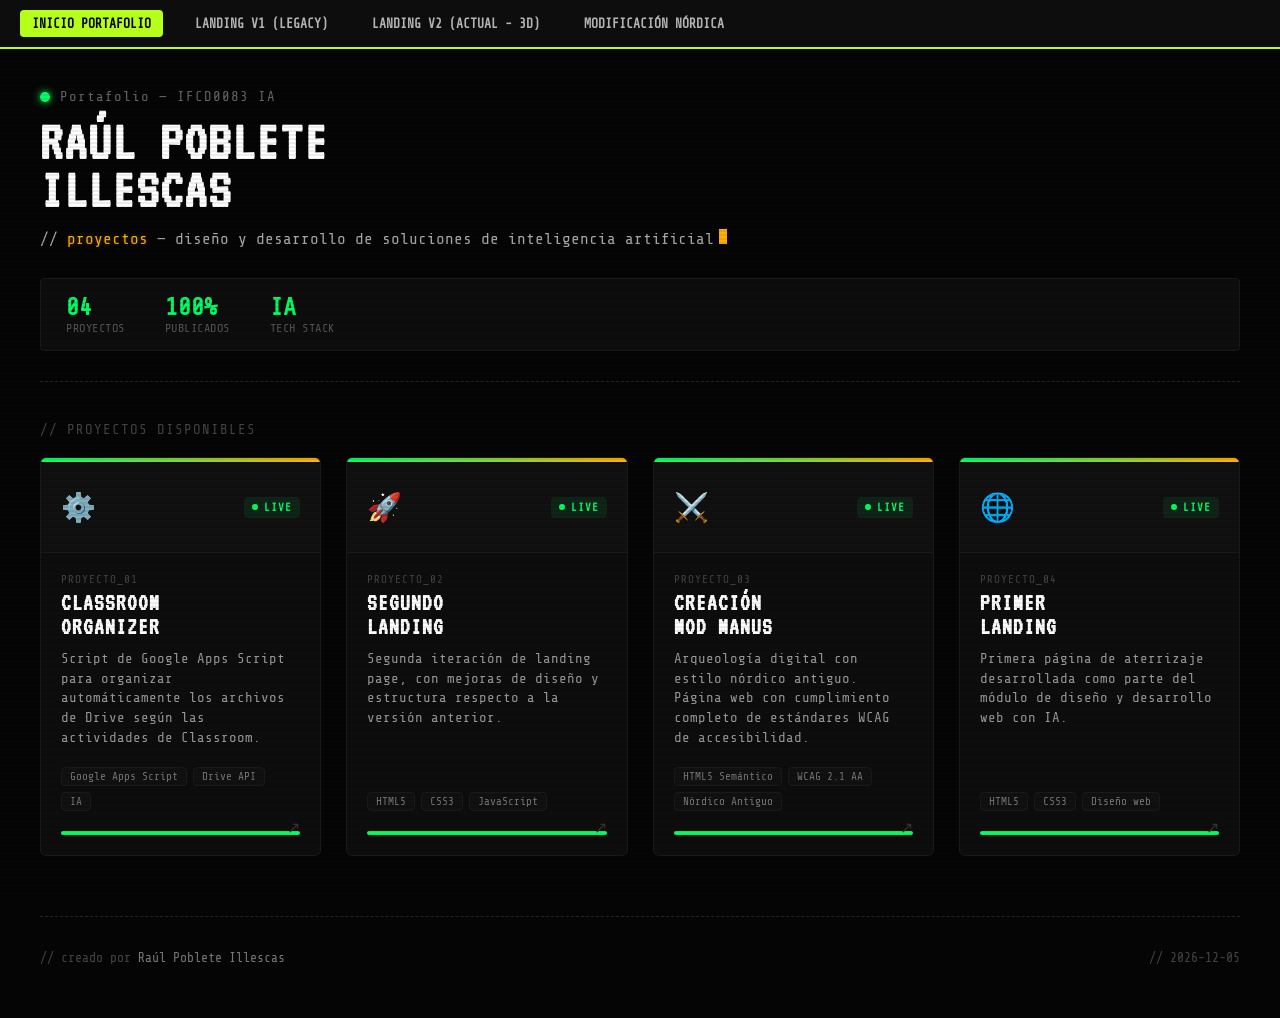
<file: index.html>
<!DOCTYPE html>
<html lang="es">
<head>
  <meta charset="UTF-8"/>
  <meta name="viewport" content="width=device-width, initial-scale=1.0"/>
  <title>Raúl Poblete Illescas — Proyectos</title>
  <link href="https://fonts.googleapis.com/css2?family=Share+Tech+Mono&family=VT323&display=swap" rel="stylesheet"/>
  
  <link rel="stylesheet" href="styles.css"/>
  
  <link rel="stylesheet" href="Assets/css/index.css"/> 
</head>
<body>
<div class="scanline" aria-hidden="true"></div>
<div class="container">

  <header class="header">
    <div class="header-meta">
      <div class="led" aria-hidden="true"></div>
      <span class="meta-text">Portafolio — IFCD0083 IA</span>
    </div>
    <h1>RAÚL POBLETE<br>ILLESCAS</h1>
    <p class="tagline">// <span class="amber">proyectos</span> — diseño y desarrollo de soluciones de inteligencia artificial<span class="cursor" aria-hidden="true"></span></p>

    <div class="stats-bar" aria-label="Estadísticas del portafolio">
      <div class="stat">
        <span class="stat-value">04</span>
        <span class="stat-label">Proyectos</span>
      </div>
      <div class="stat">
        <span class="stat-value">100%</span>
        <span class="stat-label">Publicados</span>
      </div>
      <div class="stat">
        <span class="stat-value">IA</span>
        <span class="stat-label">Tech stack</span>
      </div>
    </div>
  </header>

  <main>
    <p class="section-title" aria-hidden="true">// proyectos disponibles</p>
    <h2 class="sr-only" style="display: none;">Lista de Proyectos Disponibles</h2> 
    
    <div class="grid">

      <a class="card" href="Proyectos/CreacionCarpetasDriveScript/" aria-labelledby="title-01" aria-describedby="desc-01">
        <div class="card-stripe" aria-hidden="true"></div>
        <div class="card-preview">
          <span class="card-preview-icon" aria-hidden="true">⚙️</span>
          <div class="card-status">
            <span class="card-status-dot" aria-hidden="true"></span>LIVE
          </div>
        </div>
        <div class="card-body">
          <div class="card-number" aria-hidden="true">PROYECTO_01</div>
          <h3 class="card-title" id="title-01">CLASSROOM<br>ORGANIZER</h3>
          <p class="card-desc" id="desc-01">Script de Google Apps Script para organizar automáticamente los archivos de Drive según las actividades de Classroom.</p>
          <div class="card-tags" aria-label="Tecnologías utilizadas">
            <span class="tag">Google Apps Script</span>
            <span class="tag">Drive API</span>
            <span class="tag">IA</span>
          </div>
        </div>
        <div class="card-progress" aria-hidden="true">
          <div class="card-progress-track">
            <div class="card-progress-bar loaded" style="--bar-w: 100%"></div>
          </div>
        </div>
        <span class="card-arrow" aria-hidden="true">↗</span>
      </a>

      <a class="card" href="Proyectos/SegundoLanding/" aria-labelledby="title-02" aria-describedby="desc-02">
        <div class="card-stripe" aria-hidden="true"></div>
        <div class="card-preview">
          <span class="card-preview-icon" aria-hidden="true">🚀</span>
          <div class="card-status">
            <span class="card-status-dot" aria-hidden="true"></span>LIVE
          </div>
        </div>
        <div class="card-body">
          <div class="card-number" aria-hidden="true">PROYECTO_02</div>
          <h3 class="card-title" id="title-02">SEGUNDO<br>LANDING</h3>
          <p class="card-desc" id="desc-02">Segunda iteración de landing page, con mejoras de diseño y estructura respecto a la versión anterior.</p>
          <div class="card-tags" aria-label="Tecnologías utilizadas">
            <span class="tag">HTML5</span>
            <span class="tag">CSS3</span>
            <span class="tag">JavaScript</span>
          </div>
        </div>
        <div class="card-progress" aria-hidden="true">
          <div class="card-progress-track">
            <div class="card-progress-bar loaded" style="--bar-w: 100%"></div>
          </div>
        </div>
        <span class="card-arrow" aria-hidden="true">↗</span>
      </a>

      <a class="card" href="Proyectos/CreacionModManus/" aria-labelledby="title-03" aria-describedby="desc-03">
        <div class="card-stripe" aria-hidden="true"></div>
        <div class="card-preview">
          <span class="card-preview-icon" aria-hidden="true">⚔️</span>
          <div class="card-status">
            <span class="card-status-dot" aria-hidden="true"></span>LIVE
          </div>
        </div>
        <div class="card-body">
          <div class="card-number" aria-hidden="true">PROYECTO_03</div>
          <h3 class="card-title" id="title-03">CREACIÓN<br>MOD MANUS</h3>
          <p class="card-desc" id="desc-03">Arqueología digital con estilo nórdico antiguo. Página web con cumplimiento completo de estándares WCAG de accesibilidad.</p>
          <div class="card-tags" aria-label="Tecnologías utilizadas">
            <span class="tag">HTML5 Semántico</span>
            <span class="tag">WCAG 2.1 AA</span>
            <span class="tag">Nórdico Antiguo</span>
          </div>
        </div>
        <div class="card-progress" aria-hidden="true">
          <div class="card-progress-track">
            <div class="card-progress-bar loaded" style="--bar-w: 100%"></div>
          </div>
        </div>
        <span class="card-arrow" aria-hidden="true">↗</span>
      </a>

      <a class="card" href="Proyectos/PrimerLanding/" aria-labelledby="title-04" aria-describedby="desc-04">
        <div class="card-stripe" aria-hidden="true"></div>
        <div class="card-preview">
          <span class="card-preview-icon" aria-hidden="true">🌐</span>
          <div class="card-status">
            <span class="card-status-dot" aria-hidden="true"></span>LIVE
          </div>
        </div>
        <div class="card-body">
          <div class="card-number" aria-hidden="true">PROYECTO_04</div>
          <h3 class="card-title" id="title-04">PRIMER<br>LANDING</h3>
          <p class="card-desc" id="desc-04">Primera página de aterrizaje desarrollada como parte del módulo de diseño y desarrollo web con IA.</p>
          <div class="card-tags" aria-label="Tecnologías utilizadas">
            <span class="tag">HTML5</span>
            <span class="tag">CSS3</span>
            <span class="tag">Diseño web</span>
          </div>
        </div>
        <div class="card-progress" aria-hidden="true">
          <div class="card-progress-track">
            <div class="card-progress-bar loaded" style="--bar-w: 100%"></div>
          </div>
        </div>
        <span class="card-arrow" aria-hidden="true">↗</span>
      </a>

    </div>
  </main>

  <footer class="footer">
    <p class="footer-author">// creado por <span>Raúl Poblete Illescas</span></p>
    <p class="footer-date" id="fecha"></p>
  </footer>

</div>

<script src="Assets/js/nav.js"></script>
<script src="Assets/js/main.js"></script>
</body>
</html>
</file>
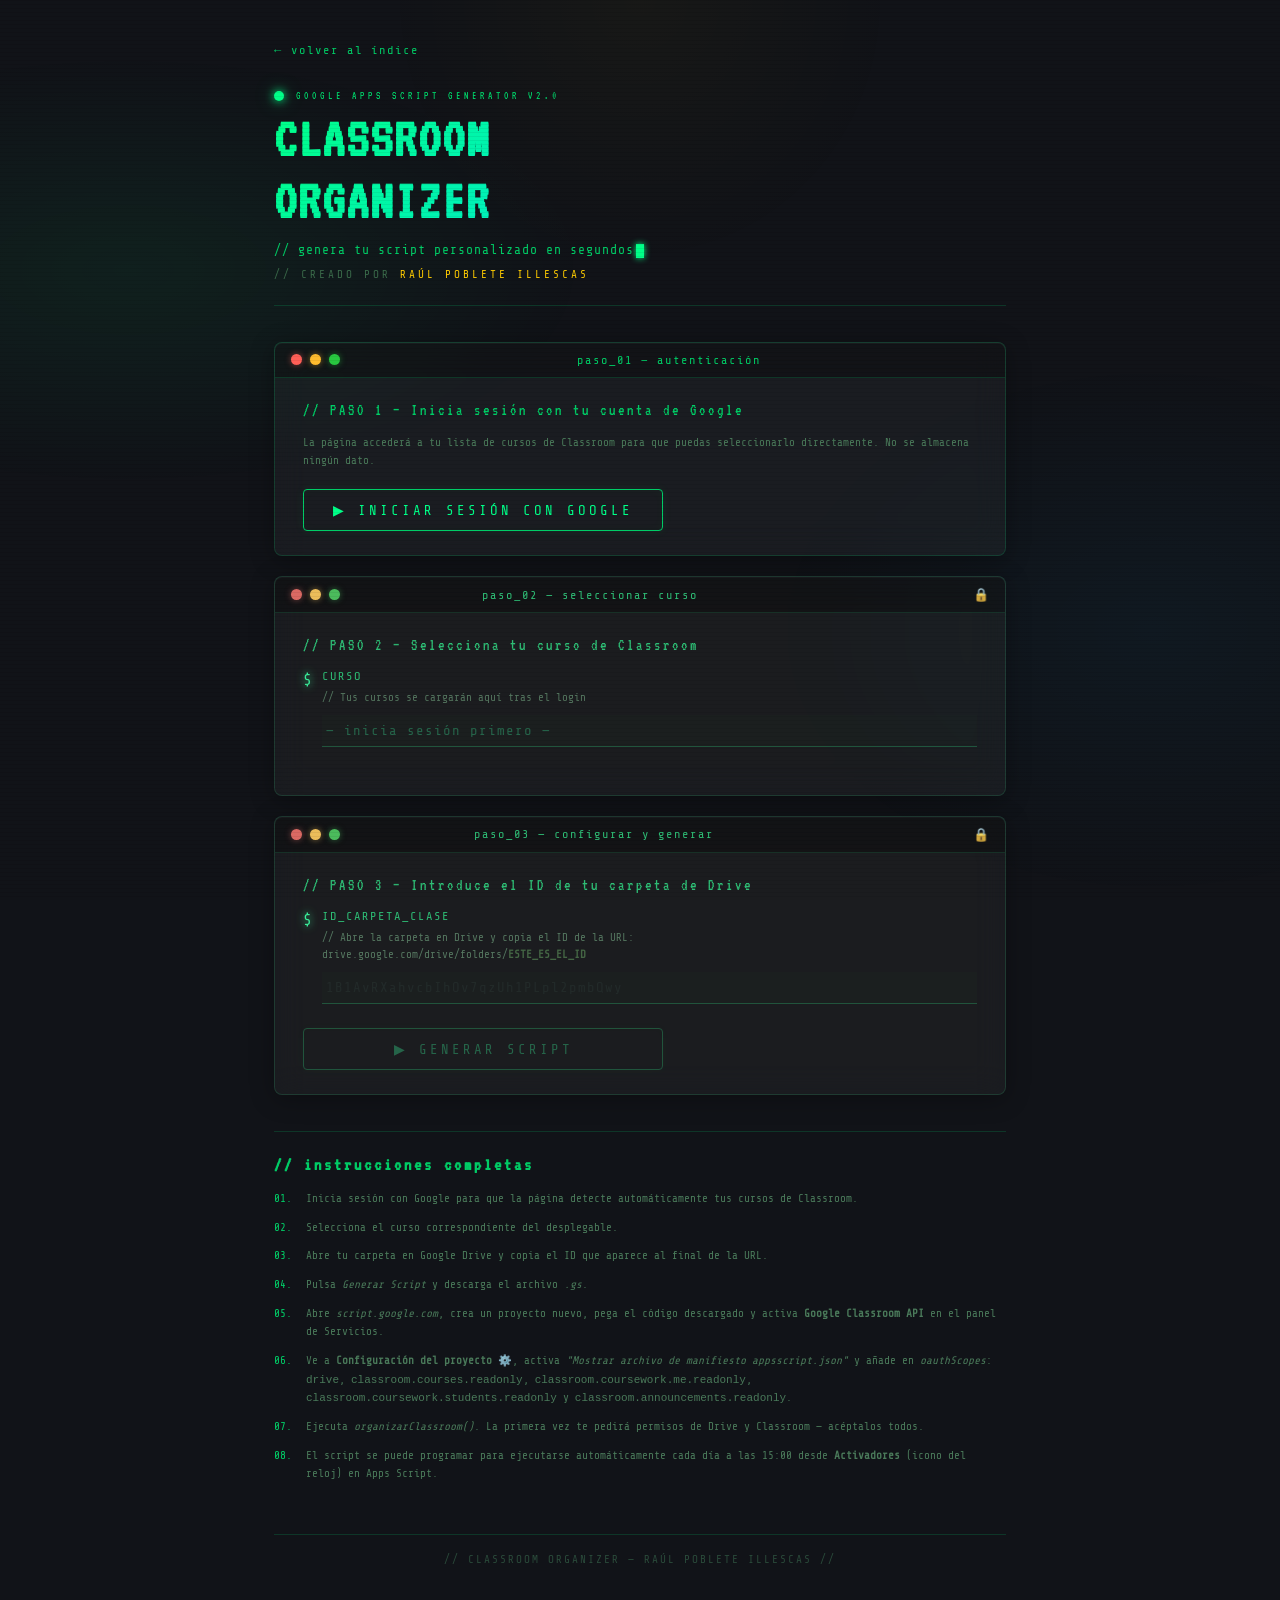
<file: CreacionCarpetasDriveScript/index.html>
<!DOCTYPE html>
<html lang="es">
<head>
  <meta charset="UTF-8"/>
  <meta name="viewport" content="width=device-width, initial-scale=1.0"/>
  <title>Classroom Organizer — Raúl Poblete Illescas</title>
  <link href="https://fonts.googleapis.com/css2?family=Share+Tech+Mono&family=VT323&display=swap" rel="stylesheet"/>
  <link rel="stylesheet" href="styles.css"/>
</head>
<body>
<div class="container">

  <a class="back-link" href="../">← volver al índice</a>

  <div class="header">
    <div class="header-top">
      <div class="led"></div>
      <span class="system-label">Google Apps Script Generator v2.0</span>
    </div>
    <h1>CLASSROOM<br>ORGANIZER</h1>
    <p class="subtitle">// genera tu script personalizado en segundos<span class="cursor"></span></p>
    <p class="author">// creado por <span>Raúl Poblete Illescas</span></p>
  </div>

  <!-- ══════════════════════════════════════════
       PASO 1 — Login con Google
  ══════════════════════════════════════════ -->
  <div class="terminal" id="step1">
    <div class="terminal-bar">
      <div class="dot dot-r"></div><div class="dot dot-y"></div><div class="dot dot-g"></div>
      <span class="terminal-title">paso_01 — autenticación</span>
    </div>
    <div class="terminal-body">
      <span class="step-label">// PASO 1 — Inicia sesión con tu cuenta de Google</span>
      <p class="field-hint">La página accederá a tu lista de cursos de Classroom para que puedas seleccionarlo directamente. No se almacena ningún dato.</p>
      <div class="btn-block" style="margin-top:20px;">
        <button id="btnLogin" onclick="iniciarLogin()">
          <span>▶ iniciar sesión con Google</span>
        </button>
      </div>
      <div id="logLogin" class="log"></div>
    </div>
  </div>

  <!-- ══════════════════════════════════════════
       PASO 2 — Seleccionar curso
  ══════════════════════════════════════════ -->
  <div class="terminal locked" id="step2">
    <div class="terminal-bar">
      <div class="dot dot-r"></div><div class="dot dot-y"></div><div class="dot dot-g"></div>
      <span class="terminal-title">paso_02 — seleccionar curso</span>
      <span class="lock-icon">🔒</span>
    </div>
    <div class="terminal-body">
      <span class="step-label">// PASO 2 — Selecciona tu curso de Classroom</span>
      <div class="prompt-line">
        <span class="prompt-symbol">$</span>
        <div class="field-block">
          <label class="field-label">CURSO</label>
          <span class="field-hint">// Tus cursos se cargarán aquí tras el login</span>
          <select id="selectCurso" disabled>
            <option value="">— inicia sesión primero —</option>
          </select>
        </div>
      </div>
      <div id="logCursos" class="log"></div>
    </div>
  </div>

  <!-- ══════════════════════════════════════════
       PASO 3 — ID carpeta y generar
  ══════════════════════════════════════════ -->
  <div class="terminal locked" id="step3">
    <div class="terminal-bar">
      <div class="dot dot-r"></div><div class="dot dot-y"></div><div class="dot dot-g"></div>
      <span class="terminal-title">paso_03 — configurar y generar</span>
      <span class="lock-icon">🔒</span>
    </div>
    <div class="terminal-body">
      <span class="step-label">// PASO 3 — Introduce el ID de tu carpeta de Drive</span>

      <div class="prompt-line">
        <span class="prompt-symbol">$</span>
        <div class="field-block">
          <label class="field-label" for="folderId">ID_CARPETA_CLASE</label>
          <span class="field-hint">
            // Abre la carpeta en Drive y copia el ID de la URL:<br>
            drive.google.com/drive/folders/<strong style="color:#3a6a3a">ESTE_ES_EL_ID</strong>
          </span>
          <input type="text" id="folderId" placeholder="1B1AvRXahvcbIhOv7qzUh1PLpl2pmbQwy" autocomplete="off" spellcheck="false" disabled/>
        </div>
      </div>

      <div class="btn-block">
        <button id="btnGenerate" onclick="generarScript()" disabled>
          <span>▶ generar script</span>
        </button>
      </div>

      <div class="log" id="log"></div>

      <div class="download-section" id="downloadSection">
        <h3>✓ SCRIPT LISTO</h3>
        <p>
          Descarga el archivo <strong>.gs</strong>, ábrelo con un editor de texto,
          copia el contenido y pégalo en tu proyecto de Apps Script.<br>
          Los IDs ya están configurados con tus datos.
        </p>
        <button class="btn-download" onclick="descargarScript()">
          <span>⬇ descargar classroom_organizer.gs</span>
        </button>
      </div>
    </div>
  </div>

  <!-- ══════════════════════════════════════════
       Instrucciones
  ══════════════════════════════════════════ -->
  <div class="steps">
    <h2>// instrucciones completas</h2>
    <div class="step"><span class="step-num">01.</span><span>Inicia sesión con Google para que la página detecte automáticamente tus cursos de Classroom.</span></div>
    <div class="step"><span class="step-num">02.</span><span>Selecciona el curso correspondiente del desplegable.</span></div>
    <div class="step"><span class="step-num">03.</span><span>Abre tu carpeta en Google Drive y copia el ID que aparece al final de la URL.</span></div>
    <div class="step"><span class="step-num">04.</span><span>Pulsa <em>Generar Script</em> y descarga el archivo <em>.gs</em>.</span></div>
    <div class="step"><span class="step-num">05.</span><span>Abre <em>script.google.com</em>, crea un proyecto nuevo, pega el código descargado y activa <strong>Google Classroom API</strong> en el panel de Servicios.</span></div>
    <div class="step"><span class="step-num">06.</span><span>Ve a <strong>Configuración del proyecto ⚙️</strong>, activa <em>"Mostrar archivo de manifiesto appsscript.json"</em> y añade en <em>oauthScopes</em>: <code>drive</code>, <code>classroom.courses.readonly</code>, <code>classroom.coursework.me.readonly</code>, <code>classroom.coursework.students.readonly</code> y <code>classroom.announcements.readonly</code>.</span></div>
    <div class="step"><span class="step-num">07.</span><span>Ejecuta <em>organizarClassroom()</em>. La primera vez te pedirá permisos de Drive y Classroom — acéptalos todos.</span></div>
    <div class="step"><span class="step-num">08.</span><span>El script se puede programar para ejecutarse automáticamente cada día a las 15:00 desde <strong>Activadores</strong> (icono del reloj) en Apps Script.</span></div>
  </div>

  <div class="footer">// CLASSROOM ORGANIZER — RAÚL POBLETE ILLESCAS //</div>

</div>

<!-- Google Identity Services -->
<script src="https://accounts.google.com/gsi/client" async defer></script>
<script src="script.js"></script>
</body>
</html>
</file>
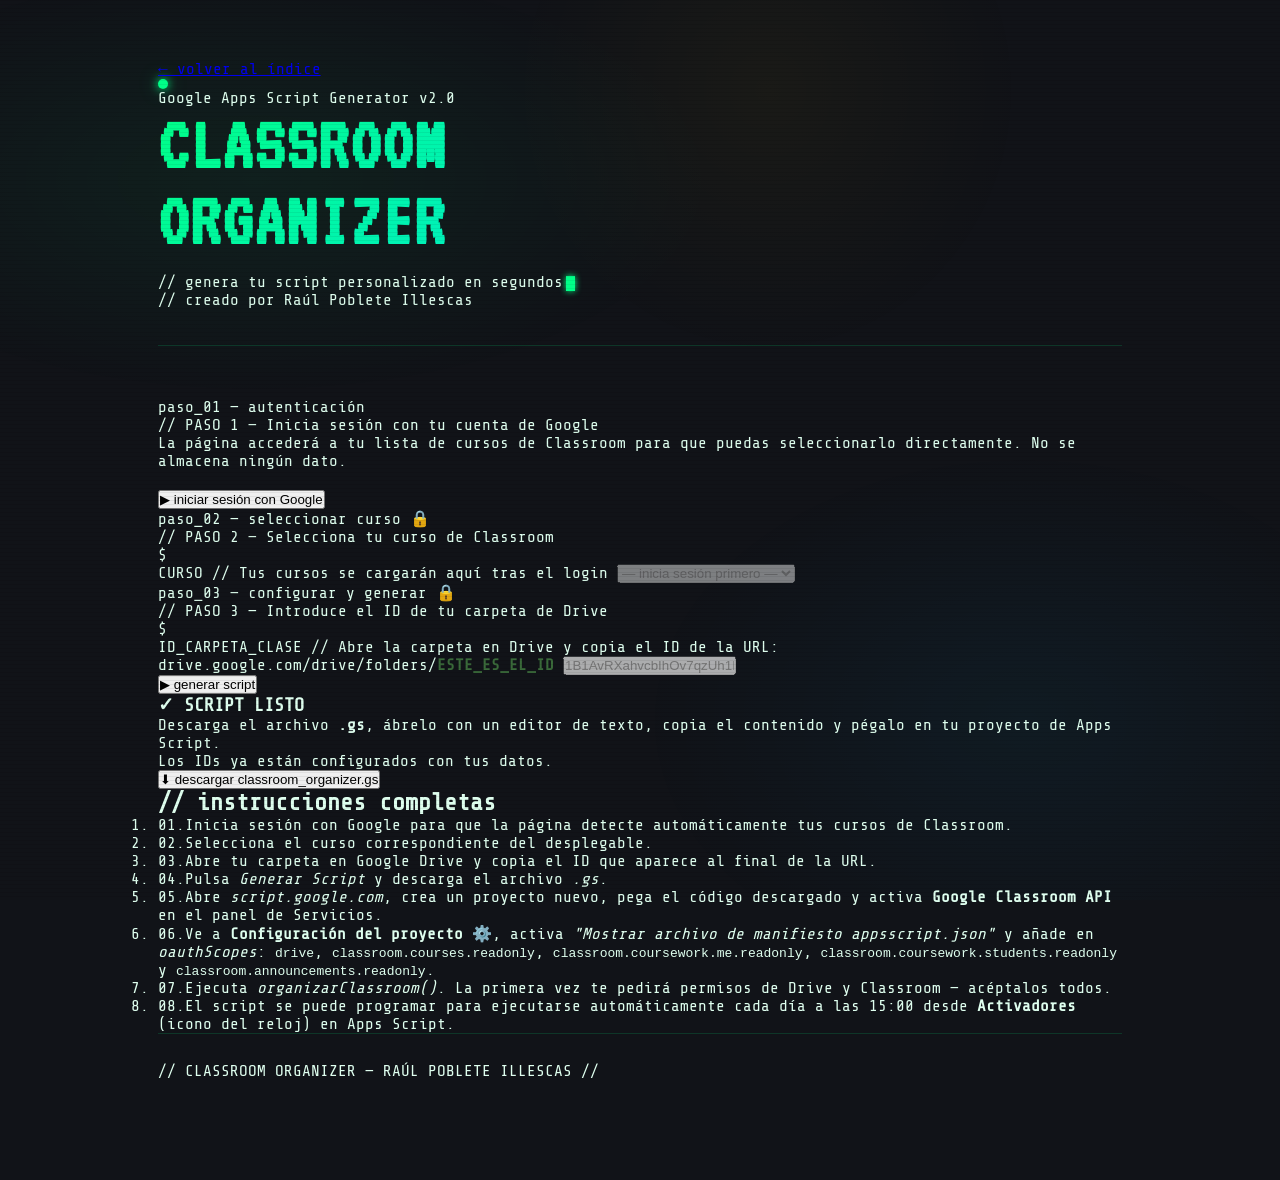
<file: Proyectos/CreacionCarpetasDriveScript/index.html>
<!DOCTYPE html>
<html lang="es">
<head>
  <meta charset="UTF-8"/>
  <meta name="viewport" content="width=device-width, initial-scale=1.0"/>
  <meta name="description" content="Classroom Organizer - Generador de scripts personalizados para Google Classroom"/>
  <title>Classroom Organizer — Raúl Poblete Illescas</title>
  <link href="https://fonts.googleapis.com/css2?family=Share+Tech+Mono&family=VT323&display=swap" rel="stylesheet"/>
  <link rel="stylesheet" href="styles.css"/>
</head>
<body>
<!-- Skip link para accesibilidad -->
<a href="#main-content" class="skip-link">Ir al contenido principal</a>

<div class="container" role="main" id="main-content">

  <a class="back-link" href="../">← volver al índice</a>

  <header class="header" role="banner">
    <div class="header-top">
      <div class="led" aria-hidden="true"></div>
      <span class="system-label">Google Apps Script Generator v2.0</span>
    </div>
    <h1>CLASSROOM<br>ORGANIZER</h1>
    <p class="subtitle">// genera tu script personalizado en segundos<span class="cursor" aria-hidden="true"></span></p>
    <p class="author">// creado por <span>Raúl Poblete Illescas</span></p>
  </header>

  <!-- ══════════════════════════════════════════
       PASO 1 — Login con Google
  ══════════════════════════════════════════ -->
  <div class="terminal" id="step1">
    <div class="terminal-bar">
      <div class="dot dot-r"></div><div class="dot dot-y"></div><div class="dot dot-g"></div>
      <span class="terminal-title">paso_01 — autenticación</span>
    </div>
    <div class="terminal-body">
      <span class="step-label">// PASO 1 — Inicia sesión con tu cuenta de Google</span>
      <p class="field-hint">La página accederá a tu lista de cursos de Classroom para que puedas seleccionarlo directamente. No se almacena ningún dato.</p>
      <div class="btn-block" style="margin-top:20px;">
        <button id="btnLogin" onclick="iniciarLogin()" aria-label="Iniciar sesión con tu cuenta de Google">
          <span>▶ iniciar sesión con Google</span>
        </button>
      </div>
      <div id="logLogin" class="log"></div>
    </div>
  </div>

  <!-- ══════════════════════════════════════════
       PASO 2 — Seleccionar curso
  ══════════════════════════════════════════ -->
  <div class="terminal locked" id="step2">
    <div class="terminal-bar">
      <div class="dot dot-r"></div><div class="dot dot-y"></div><div class="dot dot-g"></div>
      <span class="terminal-title">paso_02 — seleccionar curso</span>
      <span class="lock-icon">🔒</span>
    </div>
    <div class="terminal-body">
      <span class="step-label">// PASO 2 — Selecciona tu curso de Classroom</span>
      <div class="prompt-line">
        <span class="prompt-symbol">$</span>
        <div class="field-block">
          <label class="field-label" for="selectCurso">CURSO</label>
          <span class="field-hint" id="hint-curso">// Tus cursos se cargarán aquí tras el login</span>
          <select id="selectCurso" aria-describedby="hint-curso" disabled>
            <option value="">— inicia sesión primero —</option>
          </select>
        </div>
      </div>
      <div id="logCursos" class="log"></div>
    </div>
  </div>

  <!-- ══════════════════════════════════════════
       PASO 3 — ID carpeta y generar
  ══════════════════════════════════════════ -->
  <div class="terminal locked" id="step3">
    <div class="terminal-bar">
      <div class="dot dot-r"></div><div class="dot dot-y"></div><div class="dot dot-g"></div>
      <span class="terminal-title">paso_03 — configurar y generar</span>
      <span class="lock-icon">🔒</span>
    </div>
    <div class="terminal-body">
      <span class="step-label">// PASO 3 — Introduce el ID de tu carpeta de Drive</span>

      <div class="prompt-line">
        <span class="prompt-symbol">$</span>
        <div class="field-block">
          <label class="field-label" for="folderId">ID_CARPETA_CLASE</label>
          <span class="field-hint" id="hint-folder">
            // Abre la carpeta en Drive y copia el ID de la URL:<br>
            drive.google.com/drive/folders/<strong style="color:#3a6a3a">ESTE_ES_EL_ID</strong>
          </span>
          <input type="text" id="folderId" placeholder="1B1AvRXahvcbIhOv7qzUh1PLpl2pmbQwy" autocomplete="off" spellcheck="false" aria-describedby="hint-folder" disabled/>
        </div>
      </div>

      <div class="btn-block">
        <button id="btnGenerate" onclick="generarScript()" aria-label="Generar el script de Apps Script">
          <span>▶ generar script</span>
        </button>
      </div>

      <div class="log" id="log"></div>

      <div class="download-section" id="downloadSection">
        <h3>✓ SCRIPT LISTO</h3>
        <p>
          Descarga el archivo <strong>.gs</strong>, ábrelo con un editor de texto,
          copia el contenido y pégalo en tu proyecto de Apps Script.<br>
          Los IDs ya están configurados con tus datos.
        </p>
        <button class="btn-download" onclick="descargarScript()" aria-label="Descargar el archivo classroom_organizer.gs">
          <span>⬇ descargar classroom_organizer.gs</span>
        </button>
      </div>
    </div>
  </div>

  <!-- ══════════════════════════════════════════
       Instrucciones
  ══════════════════════════════════════════ -->
  <section class="steps" aria-labelledby="instructions-title">
    <h2 id="instructions-title">// instrucciones completas</h2>
    <ol class="step">
      <li><span class="step-num">01.</span><span>Inicia sesión con Google para que la página detecte automáticamente tus cursos de Classroom.</span></li>
      <li><span class="step-num">02.</span><span>Selecciona el curso correspondiente del desplegable.</span></li>
      <li><span class="step-num">03.</span><span>Abre tu carpeta en Google Drive y copia el ID que aparece al final de la URL.</span></li>
      <li><span class="step-num">04.</span><span>Pulsa <em>Generar Script</em> y descarga el archivo <em>.gs</em>.</span></li>
      <li><span class="step-num">05.</span><span>Abre <em>script.google.com</em>, crea un proyecto nuevo, pega el código descargado y activa <strong>Google Classroom API</strong> en el panel de Servicios.</span></li>
      <li><span class="step-num">06.</span><span>Ve a <strong>Configuración del proyecto ⚙️</strong>, activa <em>"Mostrar archivo de manifiesto appsscript.json"</em> y añade en <em>oauthScopes</em>: <code>drive</code>, <code>classroom.courses.readonly</code>, <code>classroom.coursework.me.readonly</code>, <code>classroom.coursework.students.readonly</code> y <code>classroom.announcements.readonly</code>.</span></li>
      <li><span class="step-num">07.</span><span>Ejecuta <em>organizarClassroom()</em>. La primera vez te pedirá permisos de Drive y Classroom — acéptalos todos.</span></li>
      <li><span class="step-num">08.</span><span>El script se puede programar para ejecutarse automáticamente cada día a las 15:00 desde <strong>Activadores</strong> (icono del reloj) en Apps Script.</span></li>
    </ol>
  </section>

  <footer role="contentinfo" class="footer">
    // CLASSROOM ORGANIZER — RAÚL POBLETE ILLESCAS //
  </footer>

</div>

<!-- Google Identity Services -->
<script src="https://accounts.google.com/gsi/client" async defer></script>
<script src="script.js"></script>
</body>
</html>
</file>
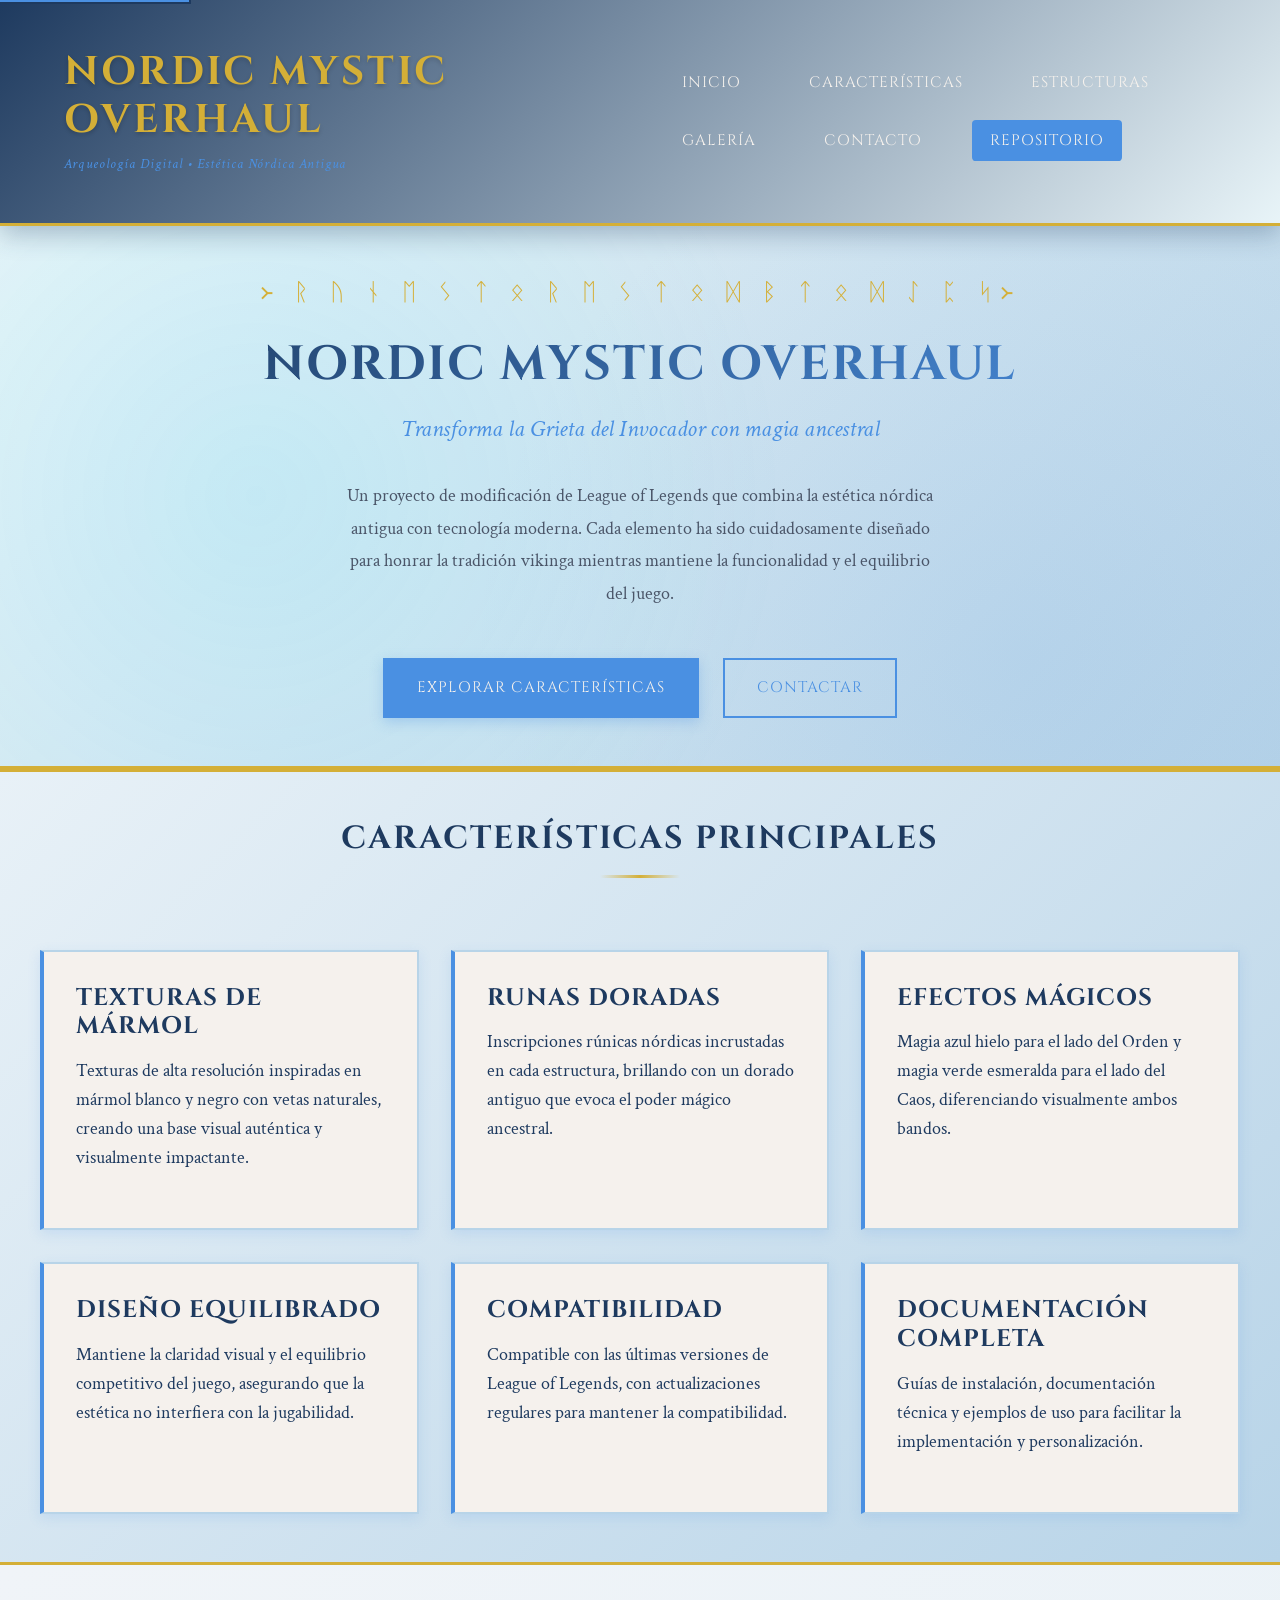
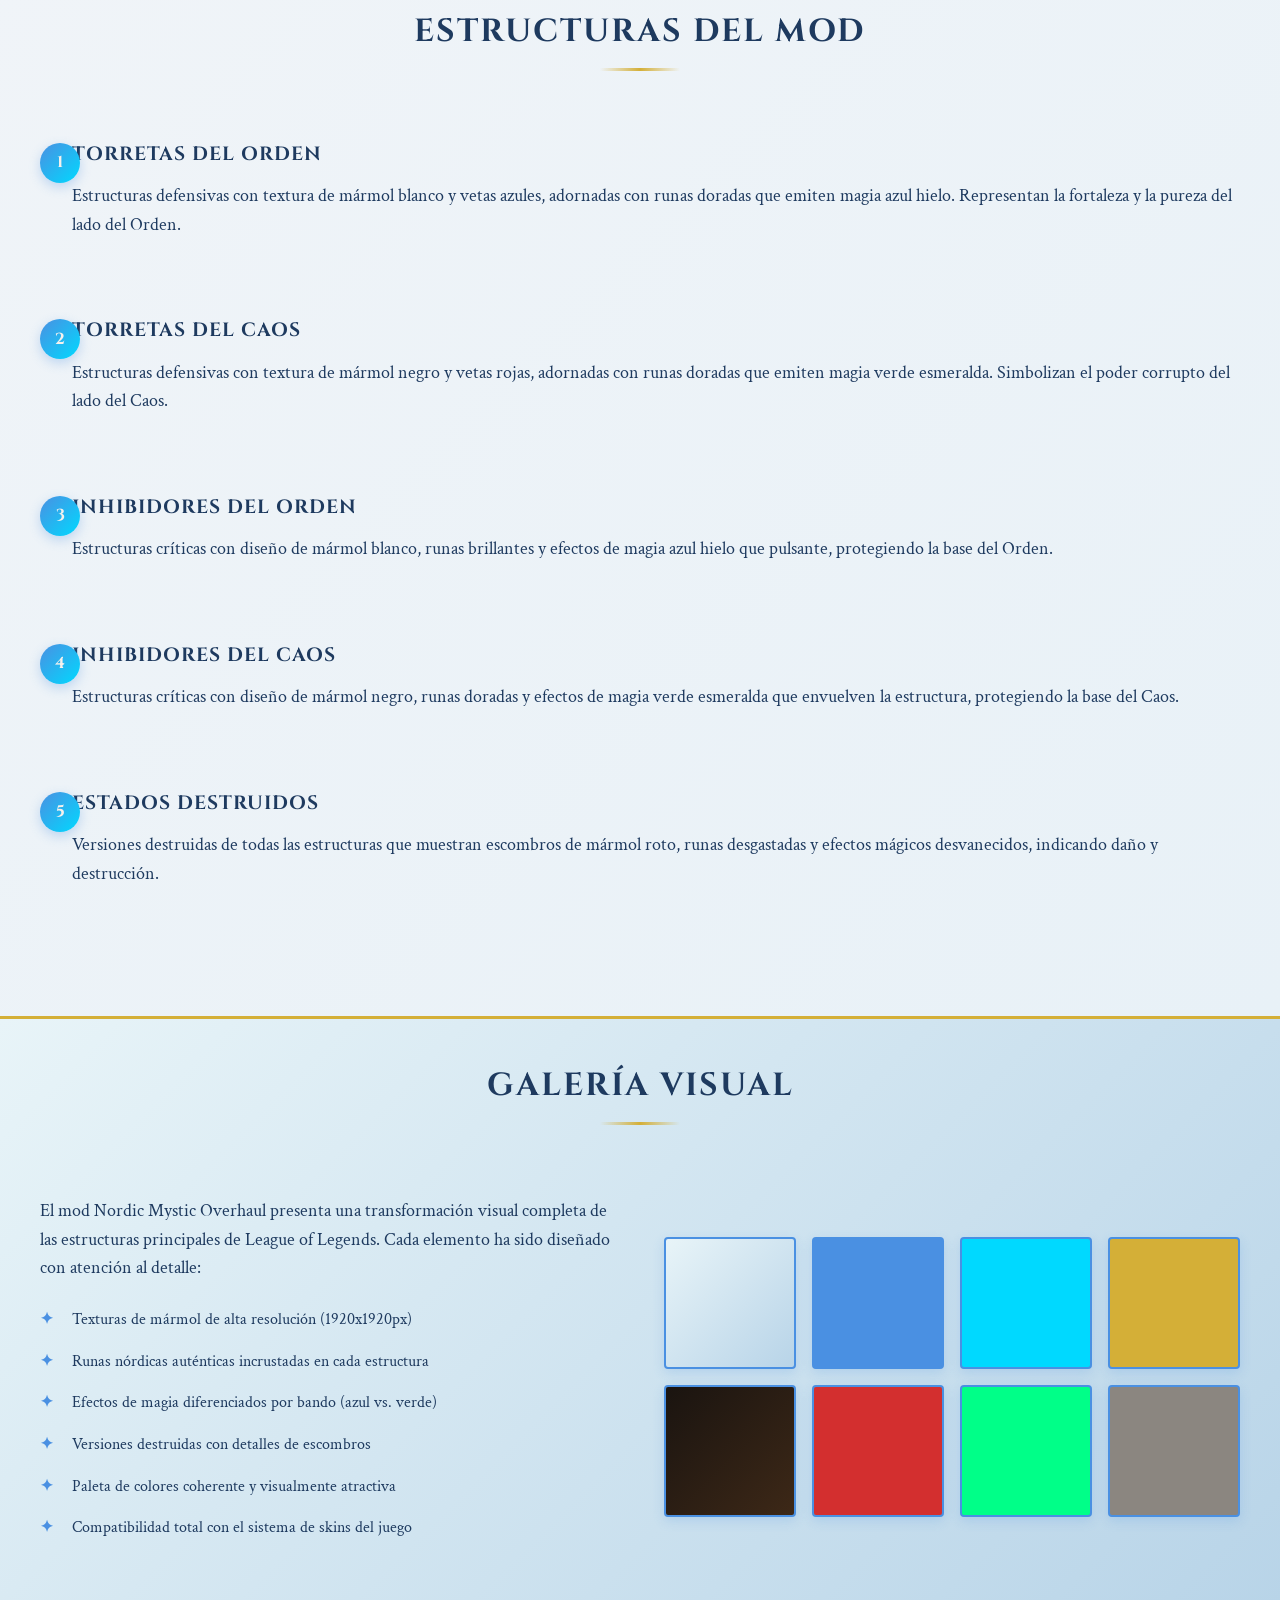
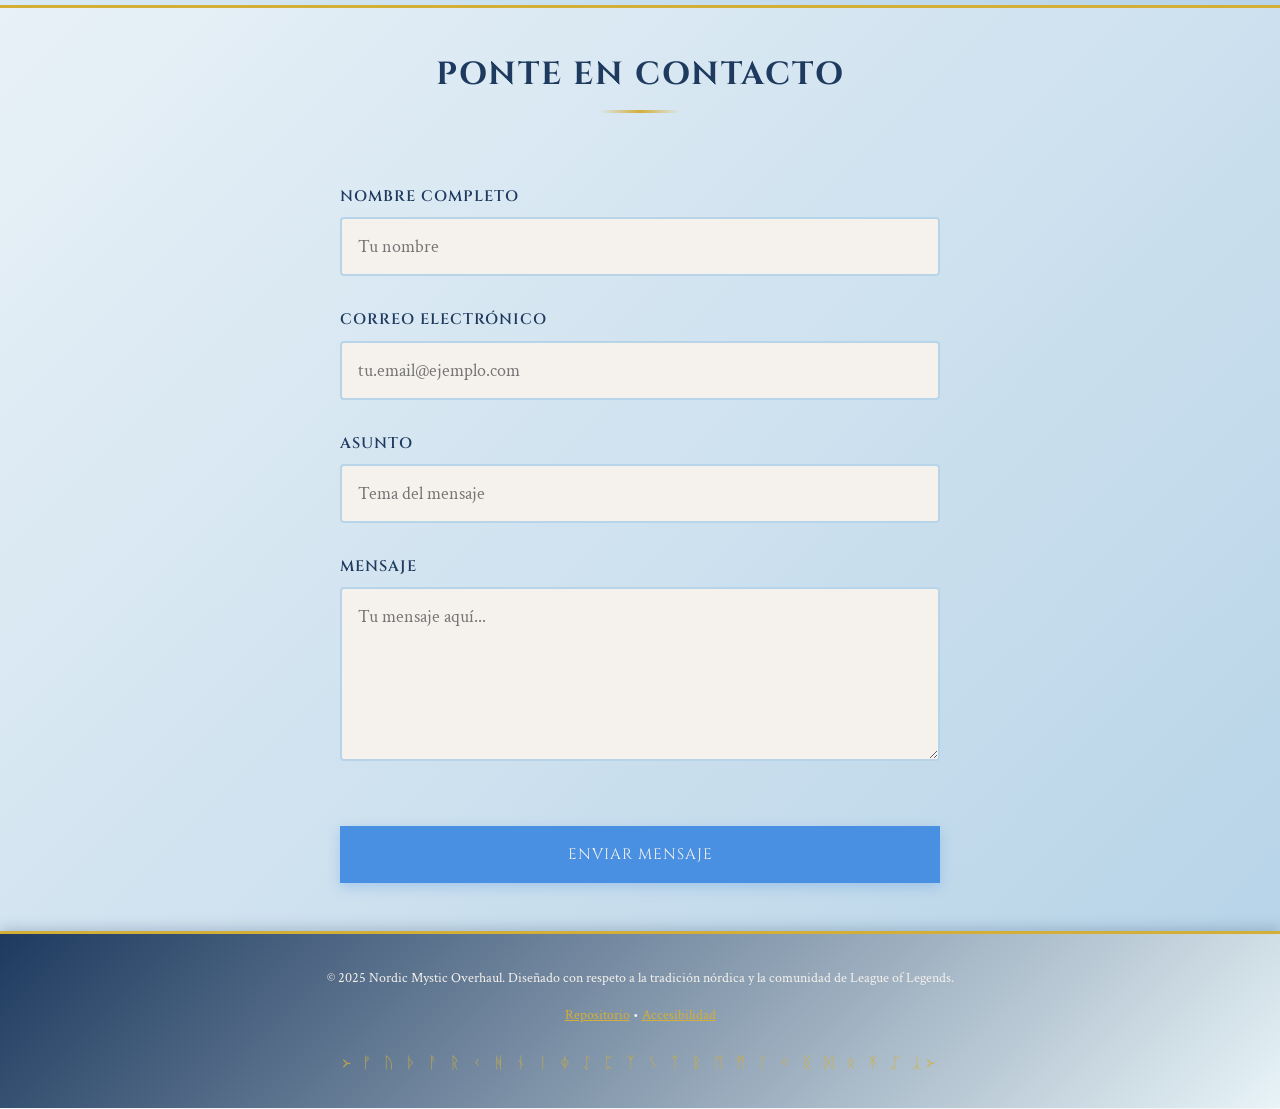
<file: Proyectos/CreacionModManus/index.html>
<!DOCTYPE html>
<html lang="es">
<head>
  <meta charset="UTF-8" />
  <meta name="viewport" content="width=device-width, initial-scale=1.0" />
  <meta name="description" content="Nordic Mystic Overhaul - Mod de League of Legends con estética nórdica antigua, texturas de mármol y runas doradas" />
  <title>Nordic Mystic Overhaul — Mod de League of Legends</title>
  
  <link rel="preconnect" href="https://fonts.googleapis.com" />
  <link rel="preconnect" href="https://fonts.gstatic.com" crossorigin />
  <link href="https://fonts.googleapis.com/css2?family=Cinzel:wght@400;600;700&family=Crimson+Text:ital@0;1&family=IM+Fell+English:ital@0;1&display=swap" rel="stylesheet" />
  
  <link rel="stylesheet" href="styles.css" />
  <script src="script.js" defer></script>
</head>
<body>
  <!-- Skip link para accesibilidad -->
  <a href="#main-content" class="skip-link">Ir al contenido principal</a>

  <!-- Header con navegación -->
  <header class="header" role="banner">
    <div class="header-container">
      <div class="logo-section">
        <h1 class="site-title">Nordic Mystic Overhaul</h1>
        <p class="site-tagline">Arqueología Digital • Estética Nórdica Antigua</p>
      </div>
      
      <nav class="nav-primary" aria-label="Navegación principal">
        <ul class="nav-list">
          <li><a href="#inicio" class="nav-link active">Inicio</a></li>
          <li><a href="#caracteristicas" class="nav-link">Características</a></li>
          <li><a href="#estructuras" class="nav-link">Estructuras</a></li>
          <li><a href="#galeria" class="nav-link">Galería</a></li>
          <li><a href="#contacto" class="nav-link">Contacto</a></li>
          <li><a href="../../" class="nav-link nav-link-back" aria-label="Ir al repositorio principal">Repositorio</a></li>
        </ul>
      </nav>
    </div>
  </header>

  <!-- Contenido principal -->
  <main id="main-content" role="main">
    
    <!-- Sección Inicio -->
    <section id="inicio" class="hero" aria-labelledby="hero-title">
      <div class="hero-content">
        <div class="rune-decoration" aria-hidden="true">᚛ ᚱ ᚢ ᚾ ᛖ ᛊ ᛏ ᛟ ᚱ ᛖ ᛊ ᛏ ᛟ ᛞ ᛒ ᛏ ᛟ ᛞ ᛇ ᛈ ᛋ᚛</div>
        <h2 id="hero-title" class="hero-title">Nordic Mystic Overhaul</h2>
        <p class="hero-subtitle">Transforma la Grieta del Invocador con magia ancestral</p>
        <p class="hero-description">
          Un proyecto de modificación de League of Legends que combina la estética nórdica antigua con tecnología moderna. 
          Cada elemento ha sido cuidadosamente diseñado para honrar la tradición vikinga mientras mantiene la funcionalidad 
          y el equilibrio del juego.
        </p>
        <div class="cta-buttons">
          <a href="#caracteristicas" class="btn btn-primary" role="button">Explorar Características</a>
          <a href="#contacto" class="btn btn-secondary" role="button">Contactar</a>
        </div>
      </div>
    </section>

    <!-- Sección Características -->
    <section id="caracteristicas" class="project" aria-labelledby="features-title">
      <div class="section-container">
        <h2 id="features-title" class="section-title">Características Principales</h2>
        
        <div class="project-grid">
          <article class="project-card">
            <h3 class="card-title">Texturas de Mármol</h3>
            <p>
              Texturas de alta resolución inspiradas en mármol blanco y negro con vetas naturales, 
              creando una base visual auténtica y visualmente impactante.
            </p>
          </article>
          
          <article class="project-card">
            <h3 class="card-title">Runas Doradas</h3>
            <p>
              Inscripciones rúnicas nórdicas incrustadas en cada estructura, brillando con un dorado 
              antiguo que evoca el poder mágico ancestral.
            </p>
          </article>
          
          <article class="project-card">
            <h3 class="card-title">Efectos Mágicos</h3>
            <p>
              Magia azul hielo para el lado del Orden y magia verde esmeralda para el lado del Caos, 
              diferenciando visualmente ambos bandos.
            </p>
          </article>

          <article class="project-card">
            <h3 class="card-title">Diseño Equilibrado</h3>
            <p>
              Mantiene la claridad visual y el equilibrio competitivo del juego, asegurando que 
              la estética no interfiera con la jugabilidad.
            </p>
          </article>

          <article class="project-card">
            <h3 class="card-title">Compatibilidad</h3>
            <p>
              Compatible con las últimas versiones de League of Legends, con actualizaciones 
              regulares para mantener la compatibilidad.
            </p>
          </article>

          <article class="project-card">
            <h3 class="card-title">Documentación Completa</h3>
            <p>
              Guías de instalación, documentación técnica y ejemplos de uso para facilitar 
              la implementación y personalización.
            </p>
          </article>
        </div>
      </div>
    </section>

    <!-- Sección Estructuras -->
    <section id="estructuras" class="methodology" aria-labelledby="structures-title">
      <div class="section-container">
        <h2 id="structures-title" class="section-title">Estructuras del Mod</h2>
        
        <ol class="methodology-list">
          <li class="methodology-item">
            <h3 class="methodology-step">Torretas del Orden</h3>
            <p>
              Estructuras defensivas con textura de mármol blanco y vetas azules, adornadas con runas doradas 
              que emiten magia azul hielo. Representan la fortaleza y la pureza del lado del Orden.
            </p>
          </li>
          <li class="methodology-item">
            <h3 class="methodology-step">Torretas del Caos</h3>
            <p>
              Estructuras defensivas con textura de mármol negro y vetas rojas, adornadas con runas doradas 
              que emiten magia verde esmeralda. Simbolizan el poder corrupto del lado del Caos.
            </p>
          </li>
          <li class="methodology-item">
            <h3 class="methodology-step">Inhibidores del Orden</h3>
            <p>
              Estructuras críticas con diseño de mármol blanco, runas brillantes y efectos de magia azul hielo 
              que pulsante, protegiendo la base del Orden.
            </p>
          </li>
          <li class="methodology-item">
            <h3 class="methodology-step">Inhibidores del Caos</h3>
            <p>
              Estructuras críticas con diseño de mármol negro, runas doradas y efectos de magia verde esmeralda 
              que envuelven la estructura, protegiendo la base del Caos.
            </p>
          </li>
          <li class="methodology-item">
            <h3 class="methodology-step">Estados Destruidos</h3>
            <p>
              Versiones destruidas de todas las estructuras que muestran escombros de mármol roto, runas desgastadas 
              y efectos mágicos desvanecidos, indicando daño y destrucción.
            </p>
          </li>
        </ol>
      </div>
    </section>

    <!-- Sección Galería -->
    <section id="galeria" class="results" aria-labelledby="gallery-title">
      <div class="section-container">
        <h2 id="gallery-title" class="section-title">Galería Visual</h2>
        
        <div class="results-content">
          <div class="results-text">
            <p>
              El mod Nordic Mystic Overhaul presenta una transformación visual completa de las estructuras 
              principales de League of Legends. Cada elemento ha sido diseñado con atención al detalle:
            </p>
            <ul class="results-list">
              <li>Texturas de mármol de alta resolución (1920x1920px)</li>
              <li>Runas nórdicas auténticas incrustadas en cada estructura</li>
              <li>Efectos de magia diferenciados por bando (azul vs. verde)</li>
              <li>Versiones destruidas con detalles de escombros</li>
              <li>Paleta de colores coherente y visualmente atractiva</li>
              <li>Compatibilidad total con el sistema de skins del juego</li>
            </ul>
          </div>
          
          <div class="results-visual">
            <div class="color-palette" role="img" aria-label="Paleta de colores del mod">
              <div class="color-swatch" style="background: linear-gradient(135deg, #E8F4F8 0%, #B8D4E8 100%);" aria-label="Azul claro - Orden"></div>
              <div class="color-swatch" style="background-color: #4A90E2;" aria-label="Azul brillante - Magia Orden"></div>
              <div class="color-swatch" style="background-color: #00D9FF;" aria-label="Azul hielo - Efecto mágico"></div>
              <div class="color-swatch" style="background-color: #D4AF37;" aria-label="Oro - Runas"></div>
              <div class="color-swatch" style="background: linear-gradient(135deg, #1A1410 0%, #3D2817 100%);" aria-label="Negro - Caos"></div>
              <div class="color-swatch" style="background-color: #D32F2F;" aria-label="Rojo - Caos"></div>
              <div class="color-swatch" style="background-color: #00FF88;" aria-label="Verde esmeralda - Efecto mágico"></div>
              <div class="color-swatch" style="background-color: #8B8680;" aria-label="Piedra gris - Neutral"></div>
            </div>
          </div>
        </div>
      </div>
    </section>

    <!-- Sección Contacto -->
    <section id="contacto" class="contact" aria-labelledby="contact-title">
      <div class="section-container">
        <h2 id="contact-title" class="section-title">Ponte en Contacto</h2>
        
        <form class="contact-form" id="contact-form" novalidate aria-label="Formulario de contacto">
          <div class="form-group">
            <label for="nombre" class="form-label">Nombre completo</label>
            <input 
              type="text" 
              id="nombre" 
              name="nombre" 
              class="form-input" 
              required 
              aria-required="true"
              placeholder="Tu nombre"
            />
          </div>
          
          <div class="form-group">
            <label for="email" class="form-label">Correo electrónico</label>
            <input 
              type="email" 
              id="email" 
              name="email" 
              class="form-input" 
              required 
              aria-required="true"
              placeholder="tu.email@ejemplo.com"
            />
          </div>
          
          <div class="form-group">
            <label for="asunto" class="form-label">Asunto</label>
            <input 
              type="text" 
              id="asunto" 
              name="asunto" 
              class="form-input"
              placeholder="Tema del mensaje"
            />
          </div>
          
          <div class="form-group">
            <label for="mensaje" class="form-label">Mensaje</label>
            <textarea 
              id="mensaje" 
              name="mensaje" 
              class="form-input form-textarea" 
              required 
              aria-required="true"
              placeholder="Tu mensaje aquí..."
              rows="6"
            ></textarea>
          </div>
          
          <button type="submit" class="btn btn-primary form-submit" aria-label="Enviar formulario de contacto">
            Enviar Mensaje
          </button>
          
          <div id="form-message" class="form-message" role="status" aria-live="polite"></div>
        </form>
      </div>
    </section>

  </main>

  <!-- Footer -->
  <footer class="footer" role="contentinfo">
    <div class="footer-container">
      <div class="footer-content">
        <p class="footer-text">
          © 2025 Nordic Mystic Overhaul. Diseñado con respeto a la tradición nórdica y la comunidad de League of Legends.
        </p>
        <p class="footer-accessibility">
          <a href="../../" class="footer-link" aria-label="Ir al repositorio principal">Repositorio</a> • 
          <a href="#main-content" class="footer-link">Accesibilidad</a>
        </p>
      </div>
      <p class="footer-runes" aria-hidden="true">᚛ ᚠ ᚢ ᚦ ᚨ ᚱ ᚲ ᚻ ᚾ ᛁ ᛄ ᛇ ᛈ ᛉ ᛊ ᛏ ᛒ ᛖ ᛗ ᛚ ᛜ ᛝ ᛞ ᛟ ᛡ ᛢ ᛣ᚛</p>
    </div>
  </footer>

</body>
</html>
</file>
<file: styles.css>
/* ==========================================================================
   styles.css - Estilos del Menú Global con Namespace Protegido
   Ubicación: Raíz del repositorio
   ========================================================================== */

.repo-sys-header {
    background-color: #0d0d0d !important;
    border-bottom: 2px solid #b5ff1a !important;
    padding: 10px 20px !important;
    width: 100% !important;
    box-sizing: border-box !important;
    position: relative !important;
    z-index: 99999 !important; /* Prioridad máxima sobre capas 3D y loaders */
    display: block !important;
    font-family: 'Segoe UI', Tahoma, Geneva, Verdana, sans-serif !important;
}

.repo-sys-nav .repo-sys-list {
    display: flex !important;
    list-style: none !important;
    margin: 0 !important;
    padding: 0 !important;
    gap: 20px !important;
    flex-wrap: wrap !important;
}

.repo-sys-link {
    color: #b3b3b3 !important;
    text-decoration: none !important;
    font-weight: 600 !important;
    font-family: 'Share Tech Mono', monospace !important;
    padding: 6px 12px !important;
    border-radius: 4px !important;
    transition: background 0.2s, color 0.2s !important;
    font-size: 13px !important;
    text-transform: uppercase !important;
    display: inline-block !important;
}

.repo-sys-link:hover {
    color: #b5ff1a !important;
    background-color: rgba(255, 255, 255, 0.05) !important;
}

/* Indicador de foco W3C para navegación por teclado */
.repo-sys-link:focus {
    outline: 3px solid #00e5ff !important;
    outline-offset: 2px !important;
}

.repo-sys-link[aria-current="page"] {
    color: #000000 !important;
    background-color: #b5ff1a !important;
}
</file>
<file: Assets/css/index.css>
/* ==========================================================================
   Assets/index.css - Diseño de la Interfaz del Portafolio Principal
   Ubicación: Dentro de la carpeta Assets/ (Assets/index.css)
   ========================================================================== */

body {
    margin: 0;
    padding: 0;
    background-color: #050505;
    color: #e0e0e0;
    font-family: 'Share Tech Mono', monospace;
    position: relative;
    overflow-x: hidden;
}

/* Efecto visual de terminal CRT */
.scanline {
    position: fixed;
    top: 0; left: 0; width: 100%; height: 100%;
    background: linear-gradient(rgba(18, 16, 16, 0) 50%, rgba(0, 0, 0, 0.25) 50%);
    background-size: 100% 4px;
    z-index: 9999;
    pointer-events: none;
    opacity: 0.3;
}

.container {
    max-width: 1200px;
    margin: 0 auto;
    padding: 40px 20px;
}

/* Encabezado del Perfil */
.header {
    border-bottom: 1px dashed #222;
    padding-bottom: 30px;
    margin-bottom: 40px;
}

.header-meta {
    display: flex;
    align-items: center;
    gap: 10px;
    margin-bottom: 15px;
}

.led {
    width: 10px;
    height: 10px;
    background-color: #00ff66;
    border-radius: 50%;
    box-shadow: 0 0 8px #00ff66;
    animation: pulseLed 2s infinite;
}

@keyframes pulseLed {
    0%, 100% { opacity: 1; }
    50% { opacity: 0.4; }
}

.meta-text {
    font-size: 14px;
    color: #666;
    letter-spacing: 1px;
}

h1 {
    font-size: 56px;
    font-family: 'VT323', monospace;
    line-height: 0.85;
    margin: 0 0 15px 0;
    color: #ffffff;
    letter-spacing: 2px;
}

.tagline {
    font-size: 16px;
    color: #aaa;
    margin: 0 0 30px 0;
}

.amber {
    color: #ffb000;
    text-shadow: 0 0 4px rgba(255, 176, 0, 0.3);
}

.cursor {
    display: inline-block;
    width: 8px;
    height: 15px;
    background-color: #ffb000;
    margin-left: 5px;
    animation: blinkCursor 1s infinite;
}

@keyframes blinkCursor {
    0%, 100% { opacity: 1; }
    50% { opacity: 0; }
}

/* Barra de Estadísticas */
.stats-bar {
    display: flex;
    gap: 40px;
    background: #0d0d0d;
    padding: 15px 25px;
    border: 1px solid #1a1a1a;
    border-radius: 4px;
}

.stat {
    display: flex;
    flex-direction: column;
}

.stat-value {
    font-size: 24px;
    font-weight: bold;
    color: #00ff66;
}

.stat-label {
    font-size: 12px;
    color: #555;
    text-transform: uppercase;
    letter-spacing: 0.5px;
}

.section-title {
    color: #444;
    text-transform: uppercase;
    font-size: 14px;
    margin: 40px 0 20px 0;
    letter-spacing: 1px;
}

/* Cuadrícula Responsive */
.grid {
    display: grid;
    grid-template-columns: repeat(auto-fill, minmax(280px, 1fr));
    gap: 25px;
    margin-bottom: 60px;
}

/* Tarjetas (Enlaces) */
.card {
    background-color: #0d0d0d;
    border: 1px solid #1a1a1a;
    border-radius: 6px;
    text-decoration: none;
    color: inherit;
    position: relative;
    display: flex;
    flex-direction: column;
    transition: transform 0.2s, border-color 0.2s, box-shadow 0.2s;
    overflow: hidden;
}

.card:hover {
    transform: translateY(-4px);
    border-color: #00ff66;
    box-shadow: 0 4px 20px rgba(0, 255, 102, 0.08);
}

.card-stripe {
    height: 4px;
    background: linear-gradient(90deg, #00ff66, #ffb000);
}

.card-preview {
    background-color: #111111;
    height: 90px;
    display: flex;
    align-items: center;
    justify-content: space-between;
    padding: 0 20px;
    border-bottom: 1px solid #1a1a1a;
}

.card-preview-icon {
    font-size: 28px;
}

.card-status {
    font-size: 11px;
    font-weight: bold;
    color: #00ff66;
    background: rgba(0, 255, 102, 0.08);
    padding: 4px 8px;
    border-radius: 4px;
    display: flex;
    align-items: center;
    gap: 6px;
    letter-spacing: 1px;
}

.card-status-dot {
    width: 6px;
    height: 6px;
    background-color: #00ff66;
    border-radius: 50%;
}

.card-body {
    padding: 20px;
    flex-grow: 1;
    display: flex;
    flex-direction: column;
}

.card-number {
    font-size: 11px;
    color: #444;
    margin-bottom: 5px;
    letter-spacing: 1px;
}

.card-title {
    font-size: 24px;
    font-family: 'VT323', monospace;
    color: #ffffff;
    margin: 0 0 10px 0;
    line-height: 1;
    letter-spacing: 1px;
}

.card-desc {
    font-size: 14px;
    color: #999;
    margin: 0 0 20px 0;
    line-height: 1.4;
}

.card-tags {
    display: flex;
    flex-wrap: wrap;
    gap: 6px;
    margin-top: auto;
}

.tag {
    font-size: 11px;
    background-color: #111111;
    color: #777;
    padding: 2px 8px;
    border-radius: 4px;
    border: 1px solid #1a1a1a;
}

/* Barra de Progreso */
.card-progress {
    padding: 0 20px 20px 20px;
}

.card-progress-track {
    height: 4px;
    background-color: #1a1a1a;
    border-radius: 2px;
    overflow: hidden;
}

.card-progress-bar.loaded {
    height: 100%;
    width: var(--bar-w, 100%);
    background-color: #00ff66;
}

.card-arrow {
    position: absolute;
    bottom: 18px;
    right: 20px;
    color: #333;
    font-size: 16px;
    transition: color 0.2s, transform 0.2s;
}

.card:hover .card-arrow {
    color: #00ff66;
    transform: translate(2px, -2px);
}

/* Pie de página */
.footer {
    display: flex;
    justify-content: space-between;
    border-top: 1px dashed #222;
    padding-top: 20px;
    color: #444;
    font-size: 13px;
}

.footer-author span {
    color: #777;
}

/* Foco de accesibilidad en tarjetas para cumplir W3C */
.card:focus {
    outline: 3px solid var(--focus-ring);
    outline-offset: 2px;
}
</file>
<file: CreacionCarpetasDriveScript/styles.css>
*, *::before, *::after { box-sizing: border-box; margin: 0; padding: 0; }

:root {
  --bg:          #111318;
  --bg2:         #181b24;
  --green:       #00ff88;
  --green-dim:   #00cc66;
  --green-glow:  rgba(0,255,136,0.20);
  --amber:       #ffcc00;
  --border:      rgba(0,255,136,0.15);
  --glass:       rgba(255,255,255,0.04);
  --glass-hover: rgba(255,255,255,0.07);
  --white:       #dfffef;
}

html, body {
  background: var(--bg);
  color: var(--white);
  font-family: 'Share Tech Mono', monospace;
  min-height: 100vh;
  overflow-x: hidden;
}

/* Gradient mesh background */
body::after {
  content: '';
  position: fixed;
  inset: 0;
  background:
    radial-gradient(ellipse 60% 40% at 10% 30%, rgba(0,255,136,0.06) 0%, transparent 60%),
    radial-gradient(ellipse 50% 50% at 90% 70%, rgba(0,180,255,0.04) 0%, transparent 60%),
    radial-gradient(ellipse 40% 60% at 50% 0%,  rgba(255,204,0,0.03)  0%, transparent 50%);
  pointer-events: none;
  z-index: 0;
}

/* Scanlines */
body::before {
  content: '';
  position: fixed;
  inset: 0;
  background: repeating-linear-gradient(
    0deg, transparent, transparent 3px,
    rgba(0,0,0,0.06) 3px, rgba(0,0,0,0.06) 4px
  );
  pointer-events: none;
  z-index: 101;
}

@keyframes flicker {
  0%,100% { opacity: 1; }
  93% { opacity: 0.92; }
  96% { opacity: 0.96; }
}
@keyframes blink {
  0%,100% { opacity: 1; }
  50%     { opacity: 0; }
}
@keyframes slideIn {
  from { opacity: 0; transform: translateY(20px); }
  to   { opacity: 1; transform: translateY(0); }
}
@keyframes glowPulse {
  0%,100% { box-shadow: 0 0 10px var(--green-glow), inset 0 0 10px rgba(0,255,136,0.05); }
  50%     { box-shadow: 0 0 28px var(--green-glow), inset 0 0 20px rgba(0,255,136,0.08); }
}
@keyframes shimmer {
  0%   { background-position: -200% center; }
  100% { background-position: 200% center; }
}

/* ── Layout ── */
.container {
  max-width: 780px;
  margin: 0 auto;
  padding: 40px 24px 80px;
  position: relative;
  z-index: 1;
  animation: flicker 12s infinite;
}
@media (max-width: 480px) {
  .container { padding: 24px 14px 60px; }
}

/* ── Back link ── */
.back-link {
  display: inline-flex;
  align-items: center;
  gap: 8px;
  font-size: 12px;
  color: var(--green-dim);
  text-decoration: none;
  letter-spacing: 2px;
  margin-bottom: 32px;
  transition: color 0.2s, text-shadow 0.2s;
}
.back-link:hover {
  color: var(--green);
  text-shadow: 0 0 8px var(--green);
}

/* ── Header ── */
.header {
  border-bottom: 1px solid var(--border);
  padding-bottom: 24px;
  margin-bottom: 36px;
}
.header-top {
  display: flex;
  align-items: center;
  gap: 12px;
  margin-bottom: 8px;
  flex-wrap: wrap;
}
.led {
  width: 10px; height: 10px;
  border-radius: 50%;
  background: var(--green);
  box-shadow: 0 0 10px var(--green), 0 0 20px rgba(0,255,136,0.4);
  animation: blink 1.2s infinite;
  flex-shrink: 0;
}
.system-label {
  font-family: 'VT323', monospace;
  font-size: 11px;
  color: var(--green-dim);
  letter-spacing: 4px;
  text-transform: uppercase;
}
h1 {
  font-family: 'VT323', monospace;
  font-size: clamp(32px, 8vw, 56px);
  background: linear-gradient(135deg, var(--green) 0%, #00ddff 50%, var(--green) 100%);
  background-size: 200% auto;
  -webkit-background-clip: text;
  -webkit-text-fill-color: transparent;
  background-clip: text;
  animation: shimmer 4s linear infinite;
  letter-spacing: 2px;
  line-height: 1.1;
  margin-bottom: 10px;
}
.subtitle {
  font-size: clamp(11px, 2vw, 13px);
  color: var(--green-dim);
  letter-spacing: 1px;
}
.cursor {
  display: inline-block;
  width: 8px; height: 14px;
  background: var(--green);
  vertical-align: middle;
  margin-left: 2px;
  animation: blink 1s infinite;
  box-shadow: 0 0 6px var(--green);
}
.author {
  margin-top: 10px;
  font-size: 11px;
  color: #3a6a4a;
  letter-spacing: 3px;
  text-transform: uppercase;
}
.author span { color: var(--amber); }

/* ── Terminal ── */
.terminal {
  background: var(--glass);
  border: 1px solid var(--border);
  border-radius: 8px;
  overflow: hidden;
  margin-bottom: 20px;
  backdrop-filter: blur(16px);
  -webkit-backdrop-filter: blur(16px);
  box-shadow:
    0 4px 24px rgba(0,0,0,0.3),
    inset 0 1px 0 rgba(255,255,255,0.05);
  animation: slideIn 0.5s ease both;
  opacity: 0;
  transition: opacity 0.3s, box-shadow 0.3s, border-color 0.3s;
}
.terminal:nth-child(3) { animation-delay: 0.1s; }
.terminal:nth-child(4) { animation-delay: 0.25s; }
.terminal:nth-child(5) { animation-delay: 0.4s; }

.terminal.locked {
  opacity: 0.35;
  pointer-events: none;
  filter: grayscale(0.3);
}
.terminal.unlocked {
  opacity: 1;
  pointer-events: all;
  border-color: rgba(0,255,136,0.25);
  box-shadow:
    0 4px 24px rgba(0,0,0,0.3),
    0 0 16px var(--green-glow),
    inset 0 1px 0 rgba(255,255,255,0.07);
}

.terminal-bar {
  background: rgba(0,0,0,0.3);
  padding: 10px 16px;
  display: flex;
  align-items: center;
  gap: 8px;
  border-bottom: 1px solid var(--border);
  flex-wrap: wrap;
}
.dot { width: 11px; height: 11px; border-radius: 50%; flex-shrink: 0; }
.dot-r { background: #ff5f57; box-shadow: 0 0 6px rgba(255,95,87,0.5); }
.dot-y { background: #febc2e; box-shadow: 0 0 6px rgba(254,188,46,0.5); }
.dot-g { background: #28c840; box-shadow: 0 0 6px rgba(40,200,64,0.5); }
.terminal-title {
  font-size: 12px;
  color: var(--green-dim);
  margin: 0 auto;
  letter-spacing: 2px;
}
.lock-icon { font-size: 13px; margin-left: auto; }
.terminal-body { padding: 24px 28px; }
@media (max-width: 480px) {
  .terminal-body { padding: 18px 16px; }
}

/* ── Step label ── */
.step-label {
  font-family: 'VT323', monospace;
  font-size: 16px;
  color: var(--green-dim);
  letter-spacing: 3px;
  margin-bottom: 16px;
  display: block;
}

/* ── Prompt lines ── */
.prompt-line {
  display: flex;
  align-items: flex-start;
  gap: 10px;
  margin-bottom: 24px;
}
.prompt-symbol {
  color: var(--green);
  font-size: 16px;
  flex-shrink: 0;
  margin-top: 2px;
  text-shadow: 0 0 8px var(--green);
}
.field-block { flex: 1; min-width: 0; }
.field-label {
  font-size: 12px;
  color: var(--green-dim);
  letter-spacing: 2px;
  text-transform: uppercase;
  margin-bottom: 6px;
  display: block;
}
.field-hint {
  font-size: 11px;
  color: #4a7a5a;
  margin-bottom: 8px;
  display: block;
  line-height: 1.6;
  word-break: break-word;
}

/* ── Inputs & Select ── */
input[type="text"],
select {
  width: 100%;
  background: rgba(0,255,136,0.04);
  border: none;
  border-bottom: 1px solid var(--green-dim);
  color: var(--green);
  font-family: 'Share Tech Mono', monospace;
  font-size: 14px;
  padding: 8px 4px;
  outline: none;
  letter-spacing: 1px;
  transition: border-color 0.2s, background 0.2s, box-shadow 0.2s;
  caret-color: var(--green);
  appearance: none;
  -webkit-appearance: none;
  border-radius: 0;
}
input[type="text"]::placeholder { color: #2a4a3a; }
input[type="text"]:focus,
select:focus {
  border-bottom-color: var(--green);
  background: rgba(0,255,136,0.06);
  box-shadow: 0 2px 8px rgba(0,255,136,0.1);
}
select option { background: #1a1d26; color: var(--green); }
input:disabled, select:disabled { opacity: 0.35; cursor: not-allowed; }

/* ── Buttons ── */
.btn-block { margin-top: 4px; }

button {
  font-family: 'Share Tech Mono', monospace;
  font-size: clamp(12px, 2vw, 14px);
  letter-spacing: 3px;
  text-transform: uppercase;
  background: transparent;
  color: var(--green);
  border: 1px solid var(--green-dim);
  border-radius: 4px;
  padding: 12px 28px;
  cursor: pointer;
  position: relative;
  overflow: hidden;
  transition: all 0.25s;
  width: 100%;
  max-width: 360px;
  box-shadow: 0 0 10px rgba(0,255,136,0.08), inset 0 0 10px rgba(0,255,136,0.03);
}
button::before {
  content: '';
  position: absolute;
  inset: 0;
  background: linear-gradient(135deg, var(--green), #00ddff);
  transform: translateX(-100%);
  transition: transform 0.25s;
  z-index: 0;
}
button:hover::before { transform: translateX(0); }
button:hover {
  color: #000;
  border-color: var(--green);
  box-shadow: 0 0 24px var(--green-glow), 0 4px 16px rgba(0,0,0,0.3);
}
button span { position: relative; z-index: 1; }
button:disabled { opacity: 0.35; cursor: not-allowed; }
button:disabled::before { display: none; }

/* ── Log ── */
.log { margin-top: 20px; display: none; }
.log.visible { display: block; }
.log-line { font-size: 12px; line-height: 1.8; padding: 2px 0; }
.log-line.ok   { color: var(--green); }
.log-line.info { color: var(--amber); }
.log-line.err  { color: #ff5566; }

/* ── Download ── */
.download-section {
  display: none;
  margin-top: 24px;
  padding: 20px;
  border: 1px solid rgba(0,255,136,0.3);
  border-radius: 6px;
  background: rgba(0,255,136,0.04);
  animation: glowPulse 2.5s infinite;
}
.download-section.visible { display: block; }
.download-section h3 {
  font-family: 'VT323', monospace;
  font-size: 22px;
  color: var(--green);
  margin-bottom: 12px;
  letter-spacing: 2px;
  text-shadow: 0 0 12px rgba(0,255,136,0.4);
}
.download-section p {
  font-size: 12px;
  color: var(--green-dim);
  line-height: 1.7;
  margin-bottom: 16px;
}
.download-section p strong { color: var(--amber); }
.btn-download {
  background: linear-gradient(135deg, var(--green), #00ddff) !important;
  color: #000 !important;
  border-color: transparent !important;
  max-width: 100% !important;
  box-shadow: 0 0 20px var(--green-glow) !important;
}
.btn-download::before { display: none !important; }
.btn-download:hover {
  box-shadow: 0 0 36px var(--green-glow), 0 4px 20px rgba(0,0,0,0.4) !important;
  transform: translateY(-1px);
}

/* ── Instructions ── */
.steps {
  margin-top: 36px;
  border-top: 1px solid var(--border);
  padding-top: 24px;
}
.steps h2 {
  font-family: 'VT323', monospace;
  font-size: 18px;
  color: var(--green-dim);
  letter-spacing: 3px;
  margin-bottom: 16px;
}
.step {
  display: flex;
  gap: 14px;
  margin-bottom: 10px;
  font-size: 11px;
  color: #4a7a5a;
  line-height: 1.7;
}
.step-num { color: var(--green-dim); flex-shrink: 0; }

/* ── Footer ── */
.footer {
  margin-top: 50px;
  text-align: center;
  font-size: 11px;
  color: #2a4a3a;
  letter-spacing: 2px;
  border-top: 1px solid var(--border);
  padding-top: 18px;
}
</file>
<file: Proyectos/CreacionCarpetasDriveScript/styles.css>
*, *::before, *::after { box-sizing: border-box; margin: 0; padding: 0; }

/* Skip link para accesibilidad */
.skip-link {
  position: absolute;
  top: -40px;
  left: 0;
  background: #00ff88;
  color: #111318;
  padding: 8px;
  text-decoration: none;
  z-index: 100;
  font-weight: bold;
}

.skip-link:focus {
  top: 0;
}

:root {
  --bg:          #111318;
  --bg2:         #181b24;
  --green:       #00ff88;
  --green-dim:   #00cc66;
  --green-glow:  rgba(0,255,136,0.20);
  --amber:       #ffcc00;
  --blue:        #00ddff;
  --border:      rgba(0,255,136,0.15);
  --glass:       rgba(255,255,255,0.04);
  --glass-hover: rgba(255,255,255,0.07);
}

html, body {
  background: var(--bg);
  color: #dfffef;
  font-family: 'Share Tech Mono', monospace;
  min-height: 100vh;
}

/* Gradient mesh background */
body::after {
  content: '';
  position: fixed;
  inset: 0;
  background:
    radial-gradient(ellipse 60% 40% at 20% 20%, rgba(0,255,136,0.06) 0%, transparent 60%),
    radial-gradient(ellipse 50% 50% at 80% 80%, rgba(0,180,255,0.05) 0%, transparent 60%),
    radial-gradient(ellipse 40% 60% at 60% 10%, rgba(255,204,0,0.04) 0%, transparent 50%);
  pointer-events: none;
  z-index: 0;
}

/* Scanlines */
body::before {
  content: '';
  position: fixed;
  inset: 0;
  background: repeating-linear-gradient(
    0deg, transparent, transparent 3px,
    rgba(0,0,0,0.06) 3px, rgba(0,0,0,0.06) 4px
  );
  pointer-events: none;
  z-index: 101;
}

@keyframes flicker {
  0%,100% { opacity: 1; }
  93% { opacity: 0.92; }
  96% { opacity: 0.96; }
}
@keyframes blink {
  0%,100% { opacity: 1; }
  50%     { opacity: 0; }
}
@keyframes fadeUp {
  from { opacity: 0; transform: translateY(28px); }
  to   { opacity: 1; transform: translateY(0); }
}
@keyframes scanline {
  0%   { top: -10%; }
  100% { top: 110%; }
}
@keyframes shimmer {
  0%   { background-position: -200% center; }
  100% { background-position: 200% center; }
}
@keyframes glowPulse {
  0%,100% { box-shadow: 0 0 10px var(--green-glow); }
  50%     { box-shadow: 0 0 28px var(--green-glow); }
}
@keyframes barLoad {
  from { width: 0; }
  to   { width: var(--bar-w, 100%); }
}

.scanline {
  position: fixed;
  left: 0; width: 100%; height: 3px;
  background: linear-gradient(90deg, transparent, rgba(0,255,136,0.08), transparent);
  animation: scanline 8s linear infinite;
  pointer-events: none;
  z-index: 99;
}

.container {
  max-width: 1020px;
  margin: 0 auto;
  padding: 60px 28px 100px;
  position: relative;
  z-index: 1;
  animation: flicker 12s infinite;
}

/* ── Header ── */
.header {
  border-bottom: 1px solid var(--border);
  padding-bottom: 36px;
  margin-bottom: 52px;
}
.header-meta {
  display: flex;
  align-items: center;
  gap: 10px;
  margin-bottom: 16px;
}
.led {
  width: 10px; height: 10px;
  border-radius: 50%;
  background: var(--green);
  box-shadow: 0 0 10px var(--green), 0 0 20px rgba(0,255,136,0.4);
  animation: blink 1.4s infinite;
  flex-shrink: 0;
}
.meta-text {
  font-size: 13px;
  color: var(--green-dim);
  letter-spacing: 4px;
  text-transform: uppercase;
}
h1 {
  font-family: 'VT323', monospace;
  font-size: clamp(42px, 9vw, 76px);
  background: linear-gradient(135deg, var(--green) 0%, #00ddff 50%, var(--green) 100%);
  background-size: 200% auto;
  -webkit-background-clip: text;
  -webkit-text-fill-color: transparent;
  background-clip: text;
  animation: shimmer 4s linear infinite;
  letter-spacing: 2px;
  line-height: 1;
  margin-bottom: 14px;
}
.tagline {
  font-size: clamp(13px, 2vw, 15px);
  color: #4a8a6a;
  letter-spacing: 2px;
  line-height: 1.6;
}
.tagline .amber { color: var(--amber); }
.cursor {
  display: inline-block;
  width: 9px; height: 15px;
  background: var(--green);
  vertical-align: middle;
  margin-left: 3px;
  animation: blink 1s infinite;
  box-shadow: 0 0 6px var(--green);
}

/* ── Stats bar ── */
.stats-bar {
  display: flex;
  gap: 28px;
  margin-top: 24px;
  flex-wrap: wrap;
}
.stat {
  display: flex;
  flex-direction: column;
  gap: 4px;
}
.stat-value {
  font-family: 'VT323', monospace;
  font-size: 28px;
  color: var(--green);
  text-shadow: 0 0 14px rgba(0,255,136,0.4);
  line-height: 1;
}
.stat-label {
  font-size: 11px;
  color: #3a6a4a;
  letter-spacing: 3px;
  text-transform: uppercase;
}

/* ── Section title ── */
.section-title {
  font-family: 'VT323', monospace;
  font-size: 20px;
  color: var(--green-dim);
  letter-spacing: 4px;
  text-transform: uppercase;
  margin-bottom: 28px;
  display: flex;
  align-items: center;
  gap: 12px;
}
.section-title::after {
  content: '';
  flex: 1;
  height: 1px;
  background: linear-gradient(90deg, var(--border), transparent);
}

/* ── Grid ── */
.grid {
  display: grid;
  grid-template-columns: repeat(3, 1fr);
  gap: 22px;
  margin-bottom: 64px;
}
@media (max-width: 760px) {
  .grid { grid-template-columns: repeat(2, 1fr); }
}
@media (max-width: 500px) {
  .container { padding: 32px 16px 80px; }
  .grid { grid-template-columns: 1fr; }
  h1 { font-size: clamp(36px, 12vw, 60px); }
}

/* ── Cards ── */
.card {
  background: var(--glass);
  border: 1px solid var(--border);
  border-radius: 10px;
  padding: 0 0 52px;
  text-decoration: none;
  color: inherit;
  display: block;
  position: relative;
  overflow: hidden;
  backdrop-filter: blur(12px);
  -webkit-backdrop-filter: blur(12px);
  transition: transform 0.25s ease, border-color 0.25s ease, box-shadow 0.25s ease, background 0.25s ease;
  animation: fadeUp 0.5s ease both;
  opacity: 0;
  min-height: 260px;
}
.card:nth-child(1) { animation-delay: 0.1s; }
.card:nth-child(2) { animation-delay: 0.25s; }
.card:nth-child(3) { animation-delay: 0.4s; }

/* Colored top stripe */
.card-stripe {
  height: 3px;
  width: 100%;
  background: linear-gradient(90deg, var(--green), var(--blue));
  opacity: 0.6;
  transition: opacity 0.25s;
}
.card:hover .card-stripe { opacity: 1; }

/* Visual preview area */
.card-preview {
  margin: 0;
  padding: 18px 22px 14px;
  background: rgba(0,0,0,0.2);
  border-bottom: 1px solid var(--border);
  display: flex;
  align-items: center;
  justify-content: space-between;
  gap: 8px;
}
.card-preview-icon {
  font-size: 28px;
  filter: drop-shadow(0 0 8px rgba(0,255,136,0.3));
}
.card-status {
  display: flex;
  align-items: center;
  gap: 6px;
  font-size: 11px;
  color: var(--green-dim);
  letter-spacing: 2px;
}
.card-status-dot {
  width: 7px; height: 7px;
  border-radius: 50%;
  background: var(--green);
  box-shadow: 0 0 6px var(--green);
  animation: blink 2s infinite;
}

/* Card body */
.card-body { padding: 18px 22px 0; }

.card-number {
  font-family: 'VT323', monospace;
  font-size: 13px;
  color: rgba(0,255,136,0.3);
  letter-spacing: 3px;
  margin-bottom: 8px;
}
.card-title {
  font-family: 'VT323', monospace;
  font-size: clamp(24px, 3vw, 30px);
  color: var(--green);
  letter-spacing: 1px;
  margin-bottom: 10px;
  line-height: 1.1;
  text-shadow: 0 0 12px rgba(0,255,136,0.3);
}
.card-desc {
  font-size: 13px;
  color: #5a8a6a;
  line-height: 1.75;
  letter-spacing: 0.3px;
  margin-bottom: 14px;
}

/* Tech tags */
.card-tags {
  display: flex;
  flex-wrap: wrap;
  gap: 6px;
}
.tag {
  font-size: 11px;
  padding: 3px 8px;
  border: 1px solid rgba(0,255,136,0.2);
  border-radius: 3px;
  color: var(--green-dim);
  letter-spacing: 1px;
  background: rgba(0,255,136,0.04);
}

/* Progress bar */
.card-progress {
  position: absolute;
  bottom: 26px;
  left: 22px;
  right: 22px;
}
.card-progress-label {
  font-size: 11px;
  color: #3a6a4a;
  letter-spacing: 2px;
  margin-bottom: 5px;
  display: flex;
  justify-content: space-between;
}
.card-progress-track {
  height: 2px;
  background: rgba(0,255,136,0.1);
  border-radius: 2px;
  overflow: hidden;
}
.card-progress-bar {
  height: 100%;
  background: linear-gradient(90deg, var(--green), var(--blue));
  border-radius: 2px;
  width: 0;
  transition: width 1s ease 0.6s;
}
.card:hover .card-progress-bar,
.card-progress-bar.loaded {
  width: var(--bar-w, 100%);
}

.card-arrow {
  position: absolute;
  bottom: 20px; right: 20px;
  font-size: 20px;
  color: rgba(0,255,136,0.2);
  transition: color 0.2s, transform 0.2s;
}
.card:hover .card-arrow {
  color: var(--green);
  transform: translate(3px, -3px);
  text-shadow: 0 0 10px var(--green);
}

/* Left accent bar */
.card::before {
  content: '';
  position: absolute;
  top: 0; left: 0;
  width: 2px; height: 100%;
  background: linear-gradient(180deg, var(--green), transparent);
  transform: scaleY(0);
  transform-origin: top;
  transition: transform 0.3s ease;
}
.card:hover {
  transform: translateY(-5px);
  background: var(--glass-hover);
  border-color: rgba(0,255,136,0.35);
  box-shadow:
    0 10px 36px rgba(0,0,0,0.5),
    0 0 24px var(--green-glow),
    inset 0 1px 0 rgba(255,255,255,0.06);
}
.card:hover::before { transform: scaleY(1); }

/* ── Footer ── */
.footer {
  border-top: 1px solid var(--border);
  padding-top: 28px;
  display: flex;
  justify-content: space-between;
  align-items: center;
  flex-wrap: wrap;
  gap: 10px;
}
.footer-author {
  font-size: 13px;
  color: #3a6a4a;
  letter-spacing: 2px;
}
.footer-author span { color: var(--amber); }
.footer-date {
  font-size: 12px;
  color: #2a4a3a;
  letter-spacing: 2px;
}
@media (max-width: 480px) {
  .footer { flex-direction: column; align-items: flex-start; gap: 6px; }
}
</file>
<file: Proyectos/CreacionModManus/styles.css>
/* ═══════════════════════════════════════════════════════════
   CREACIÓN DE MODS MANUS - NORDIC MYSTIC OVERHAUL
   Estilo Inspirado en Texturas del Mod
   Cumplimiento WCAG 2.1 AA
═══════════════════════════════════════════════════════════ */

/* Variables globales */
:root {
  /* Colores del Orden (Azul) - Mármol Blanco */
  --color-order-primary: #E8F4F8;      /* Blanco azulado claro */
  --color-order-secondary: #B8D4E8;    /* Azul cielo suave */
  --color-order-accent: #4A90E2;       /* Azul brillante */
  --color-order-dark: #1E3A5F;         /* Azul oscuro profundo */
  --color-order-magic: #00D9FF;        /* Magia azul hielo */
  
  /* Colores del Caos (Rojo) - Mármol Negro */
  --color-chaos-primary: #1A1410;      /* Negro profundo */
  --color-chaos-secondary: #3D2817;    /* Marrón oscuro */
  --color-chaos-accent: #D32F2F;       /* Rojo brillante */
  --color-chaos-dark: #0D0A08;         /* Negro casi puro */
  --color-chaos-magic: #00FF88;        /* Magia verde esmeralda */
  
  /* Colores Neutros */
  --color-gold: #D4AF37;               /* Oro de runas */
  --color-gold-light: #E8C547;         /* Oro claro */
  --color-stone: #8B8680;              /* Piedra gris */
  --color-cream: #F5F1ED;              /* Blanco roto */
  
  /* Paleta de trabajo */
  --color-text: #1E3A5F;               /* Texto principal */
  --color-text-light: #4A5568;         /* Texto secundario */
  --color-bg: #F0F4F8;                 /* Fondo principal */
  --color-bg-alt: #E8F1F7;             /* Fondo alternativo */
  --color-border: #B8D4E8;             /* Bordes */
  
  /* Tipografía */
  --font-serif: 'Cinzel', 'IM Fell English', serif;
  --font-text: 'Crimson Text', Georgia, serif;
  --font-size-base: 16px;
  --font-size-large: 18px;
  --font-size-title: 2.5rem;
  --font-size-heading: 2rem;
  --font-size-h3: 1.5rem;
  
  /* Espaciado */
  --spacing-unit: 8px;
  --spacing-xs: 4px;
  --spacing-sm: 8px;
  --spacing-md: 16px;
  --spacing-lg: 24px;
  --spacing-xl: 32px;
  --spacing-2xl: 48px;
  
  /* Otros */
  --transition: 300ms ease-in-out;
  --border-width: 2px;
  --max-width: 1200px;
}

/* Reset y tipografía base */
* {
  margin: 0;
  padding: 0;
  box-sizing: border-box;
}

html {
  scroll-behavior: smooth;
  font-size: var(--font-size-base);
}

body {
  font-family: var(--font-text);
  background: linear-gradient(135deg, var(--color-bg) 0%, var(--color-bg-alt) 100%);
  color: var(--color-text);
  line-height: 1.6;
  background-attachment: fixed;
  position: relative;
}

/* Patrón de textura de fondo - Inspirado en mármol */
body::before {
  content: '';
  position: fixed;
  top: 0;
  left: 0;
  width: 100%;
  height: 100%;
  background-image: 
    repeating-linear-gradient(45deg, transparent, transparent 2px, rgba(74, 144, 226, 0.02) 2px, rgba(74, 144, 226, 0.02) 4px),
    repeating-linear-gradient(-45deg, transparent, transparent 2px, rgba(74, 144, 226, 0.02) 2px, rgba(74, 144, 226, 0.02) 4px);
  pointer-events: none;
  z-index: -1;
}

/* Skip link para accesibilidad */
.skip-link {
  position: absolute;
  top: -40px;
  left: 0;
  background: var(--color-order-accent);
  color: var(--color-cream);
  padding: var(--spacing-sm) var(--spacing-md);
  text-decoration: none;
  z-index: 1000;
  font-weight: 600;
  border-right: var(--border-width) solid var(--color-text);
  border-bottom: var(--border-width) solid var(--color-text);
}

.skip-link:focus {
  top: 0;
  outline: 2px solid var(--color-text);
  outline-offset: 2px;
}

/* Encabezados y tipografía */
h1, h2, h3, h4, h5, h6 {
  font-family: var(--font-serif);
  font-weight: 700;
  line-height: 1.2;
  margin-bottom: var(--spacing-lg);
  color: var(--color-text);
  text-transform: uppercase;
  letter-spacing: 2px;
}

h2 {
  font-size: var(--font-size-heading);
}

h3 {
  font-size: var(--font-size-h3);
  letter-spacing: 1px;
}

p {
  margin-bottom: var(--spacing-lg);
  font-size: var(--font-size-large);
}

a {
  color: var(--color-order-accent);
  text-decoration: underline;
  transition: color var(--transition);
}

a:hover, a:focus {
  color: var(--color-order-magic);
  outline: 2px solid var(--color-order-accent);
  outline-offset: 2px;
}

/* ═══════════════════════════════════════════════════════════
   HEADER Y NAVEGACIÓN
═══════════════════════════════════════════════════════════ */

.header {
  background: linear-gradient(135deg, var(--color-order-dark) 0%, var(--color-order-primary) 100%);
  color: var(--color-cream);
  padding: var(--spacing-2xl) 0;
  border-bottom: 3px solid var(--color-gold);
  box-shadow: 0 8px 24px rgba(30, 58, 95, 0.3);
  position: sticky;
  top: 0;
  z-index: 100;
}

.header-container {
  max-width: var(--max-width);
  margin: 0 auto;
  padding: 0 var(--spacing-lg);
  display: flex;
  justify-content: space-between;
  align-items: center;
  gap: var(--spacing-2xl);
  flex-wrap: wrap;
}

.logo-section {
  flex: 1;
  min-width: 200px;
}

.site-title {
  font-size: var(--font-size-title);
  color: var(--color-gold);
  margin: 0;
  text-transform: uppercase;
  letter-spacing: 3px;
  font-family: var(--font-serif);
  text-shadow: 0 2px 4px rgba(0, 0, 0, 0.2);
}

.site-tagline {
  font-size: 0.9rem;
  color: var(--color-order-accent);
  margin: var(--spacing-sm) 0 0;
  font-style: italic;
  font-family: var(--font-text);
  letter-spacing: 1px;
}

.nav-primary {
  flex: 1;
  min-width: 300px;
}

.nav-list {
  display: flex;
  list-style: none;
  gap: var(--spacing-xl);
  flex-wrap: wrap;
}

.nav-link {
  color: var(--color-cream);
  text-decoration: none;
  font-family: var(--font-serif);
  font-size: 0.95rem;
  text-transform: uppercase;
  letter-spacing: 1px;
  padding: var(--spacing-sm) var(--spacing-md);
  border: var(--border-width) solid transparent;
  border-bottom: 2px solid transparent;
  transition: all var(--transition);
  position: relative;
}

.nav-link:hover, 
.nav-link:focus {
  color: var(--color-gold);
  border-bottom-color: var(--color-gold);
  outline: none;
}

.nav-link.active {
  color: var(--color-gold);
  border-bottom-color: var(--color-gold);
  font-weight: 700;
}

.nav-link-back {
  margin-left: auto;
  background: var(--color-order-accent);
  color: var(--color-cream);
  padding: var(--spacing-sm) var(--spacing-md);
  border-bottom-color: var(--color-order-accent);
  text-decoration: none;
  border-radius: 4px;
}

.nav-link-back:hover,
.nav-link-back:focus {
  color: var(--color-cream);
  background: var(--color-order-magic);
  box-shadow: 0 0 12px rgba(0, 217, 255, 0.4);
}

/* ═══════════════════════════════════════════════════════════
   SECCIÓN HERO
═══════════════════════════════════════════════════════════ */

.hero {
  padding: var(--spacing-2xl) var(--spacing-lg);
  background: linear-gradient(135deg, var(--color-order-primary) 0%, var(--color-order-secondary) 100%);
  border-bottom: 3px solid var(--color-gold);
  position: relative;
  overflow: hidden;
}

.hero::after {
  content: '';
  position: absolute;
  top: 0;
  left: 0;
  right: 0;
  bottom: 0;
  background: radial-gradient(circle at 20% 50%, rgba(0, 217, 255, 0.1) 0%, transparent 50%),
              radial-gradient(circle at 80% 80%, rgba(74, 144, 226, 0.1) 0%, transparent 50%);
  pointer-events: none;
}

.hero-content {
  max-width: var(--max-width);
  margin: 0 auto;
  text-align: center;
  position: relative;
  z-index: 1;
}

.rune-decoration {
  font-size: 1.5rem;
  margin-bottom: var(--spacing-lg);
  color: var(--color-gold);
  font-family: var(--font-serif);
  letter-spacing: 8px;
  animation: float 3s ease-in-out infinite;
}

@keyframes float {
  0%, 100% { transform: translateY(0px); }
  50% { transform: translateY(-10px); }
}

.hero-title {
  font-size: 3rem;
  margin-bottom: var(--spacing-md);
  color: var(--color-order-dark);
  background: linear-gradient(135deg, var(--color-order-dark) 0%, var(--color-order-accent) 100%);
  -webkit-background-clip: text;
  -webkit-text-fill-color: transparent;
  background-clip: text;
}

.hero-subtitle {
  font-size: 1.5rem;
  color: var(--color-order-accent);
  margin-bottom: var(--spacing-lg);
  font-style: italic;
  font-family: var(--font-text);
}

.hero-description {
  font-size: var(--font-size-large);
  max-width: 600px;
  margin: var(--spacing-xl) auto;
  color: var(--color-text-light);
  line-height: 1.8;
}

.cta-buttons {
  display: flex;
  gap: var(--spacing-lg);
  justify-content: center;
  flex-wrap: wrap;
  margin-top: var(--spacing-2xl);
}

/* ═══════════════════════════════════════════════════════════
   BOTONES
═══════════════════════════════════════════════════════════ */

.btn {
  display: inline-block;
  padding: var(--spacing-md) var(--spacing-xl);
  font-family: var(--font-serif);
  font-size: 0.95rem;
  text-transform: uppercase;
  letter-spacing: 1px;
  text-decoration: none;
  border: 2px solid;
  cursor: pointer;
  transition: all var(--transition);
  text-align: center;
  outline-offset: 2px;
  position: relative;
  overflow: hidden;
}

.btn::before {
  content: '';
  position: absolute;
  top: 0;
  left: -100%;
  width: 100%;
  height: 100%;
  background: rgba(0, 217, 255, 0.2);
  transition: left var(--transition);
  z-index: -1;
}

.btn:hover::before,
.btn:focus::before {
  left: 0;
}

.btn:focus {
  outline: 2px solid var(--color-text);
}

.btn-primary {
  background: var(--color-order-accent);
  color: var(--color-cream);
  border-color: var(--color-order-accent);
  box-shadow: 0 4px 12px rgba(74, 144, 226, 0.3);
}

.btn-primary:hover,
.btn-primary:focus {
  background: var(--color-order-magic);
  border-color: var(--color-order-magic);
  color: var(--color-order-dark);
  box-shadow: 0 6px 20px rgba(0, 217, 255, 0.5);
}

.btn-secondary {
  background: transparent;
  color: var(--color-order-accent);
  border-color: var(--color-order-accent);
}

.btn-secondary:hover,
.btn-secondary:focus {
  background: var(--color-order-accent);
  color: var(--color-cream);
}

/* ═══════════════════════════════════════════════════════════
   SECCIONES COMUNES
═══════════════════════════════════════════════════════════ */

section {
  padding: var(--spacing-2xl) var(--spacing-lg);
}

.section-container {
  max-width: var(--max-width);
  margin: 0 auto;
}

.section-title {
  text-align: center;
  margin-bottom: var(--spacing-2xl);
  color: var(--color-order-dark);
  position: relative;
  padding-bottom: var(--spacing-lg);
}

.section-title::after {
  content: '';
  display: block;
  width: 80px;
  height: 3px;
  background: linear-gradient(90deg, transparent, var(--color-gold), transparent);
  margin: var(--spacing-md) auto 0;
}

/* ═══════════════════════════════════════════════════════════
   PROYECTO
═══════════════════════════════════════════════════════════ */

.project {
  background: linear-gradient(135deg, var(--color-bg-alt) 0%, var(--color-order-secondary) 100%);
  border-top: 3px solid var(--color-gold);
  border-bottom: 3px solid var(--color-gold);
}

.project-grid {
  display: grid;
  grid-template-columns: repeat(auto-fit, minmax(280px, 1fr));
  gap: var(--spacing-xl);
}

.project-card {
  background: var(--color-cream);
  padding: var(--spacing-xl);
  border: 2px solid var(--color-order-secondary);
  border-left: 4px solid var(--color-order-accent);
  box-shadow: 0 4px 12px rgba(74, 144, 226, 0.15);
  transition: all var(--transition);
  position: relative;
  overflow: hidden;
}

.project-card::before {
  content: '';
  position: absolute;
  top: 0;
  left: 0;
  right: 0;
  height: 3px;
  background: linear-gradient(90deg, var(--color-order-accent), var(--color-order-magic));
  transform: scaleX(0);
  transform-origin: left;
  transition: transform var(--transition);
}

.project-card:hover::before,
.project-card:focus-within::before {
  transform: scaleX(1);
}

.project-card:hover,
.project-card:focus-within {
  box-shadow: 0 8px 24px rgba(74, 144, 226, 0.25);
  transform: translateY(-4px);
}

.card-title {
  color: var(--color-order-dark);
  margin-bottom: var(--spacing-md);
}

/* ═══════════════════════════════════════════════════════════
   METODOLOGÍA
═══════════════════════════════════════════════════════════ */

.methodology {
  background: linear-gradient(135deg, var(--color-bg) 0%, var(--color-bg-alt) 100%);
}

.methodology-list {
  list-style: none;
  counter-reset: step-counter;
}

.methodology-item {
  counter-increment: step-counter;
  margin-bottom: var(--spacing-xl);
  padding-left: var(--spacing-xl);
  position: relative;
  padding-bottom: var(--spacing-lg);
}

.methodology-item::before {
  content: counter(step-counter);
  position: absolute;
  left: 0;
  top: 0;
  width: 40px;
  height: 40px;
  background: linear-gradient(135deg, var(--color-order-accent) 0%, var(--color-order-magic) 100%);
  color: var(--color-cream);
  border-radius: 50%;
  display: flex;
  align-items: center;
  justify-content: center;
  font-weight: 700;
  font-family: var(--font-serif);
  box-shadow: 0 4px 12px rgba(74, 144, 226, 0.3);
}

.methodology-step {
  color: var(--color-order-dark);
  margin-bottom: var(--spacing-md);
  font-size: 1.2rem;
}

/* ═══════════════════════════════════════════════════════════
   RESULTADOS
═══════════════════════════════════════════════════════════ */

.results {
  background: linear-gradient(135deg, var(--color-order-primary) 0%, var(--color-order-secondary) 100%);
  border-top: 3px solid var(--color-gold);
  border-bottom: 3px solid var(--color-gold);
}

.results-content {
  display: grid;
  grid-template-columns: 1fr 1fr;
  gap: var(--spacing-2xl);
  align-items: center;
}

.results-text p {
  margin-bottom: var(--spacing-lg);
}

.results-list {
  list-style: none;
  padding-left: 0;
}

.results-list li {
  padding-left: var(--spacing-xl);
  margin-bottom: var(--spacing-md);
  position: relative;
}

.results-list li::before {
  content: '✦';
  position: absolute;
  left: 0;
  color: var(--color-order-accent);
  font-weight: 700;
}

.color-palette {
  display: grid;
  grid-template-columns: repeat(4, 1fr);
  gap: var(--spacing-md);
}

.color-swatch {
  aspect-ratio: 1;
  border: 2px solid var(--color-order-accent);
  box-shadow: 0 4px 12px rgba(74, 144, 226, 0.2);
  transition: transform var(--transition);
  cursor: default;
  border-radius: 4px;
}

.color-swatch:hover {
  transform: scale(1.08);
  box-shadow: 0 8px 20px rgba(74, 144, 226, 0.4);
}

/* ═══════════════════════════════════════════════════════════
   FORMULARIO DE CONTACTO
═══════════════════════════════════════════════════════════ */

.contact {
  background: linear-gradient(135deg, var(--color-bg-alt) 0%, var(--color-order-secondary) 100%);
}

.contact-form {
  max-width: 600px;
  margin: var(--spacing-2xl) auto 0;
}

.form-group {
  margin-bottom: var(--spacing-xl);
}

.form-label {
  display: block;
  margin-bottom: var(--spacing-sm);
  font-family: var(--font-serif);
  font-size: 0.95rem;
  text-transform: uppercase;
  letter-spacing: 1px;
  color: var(--color-text);
  font-weight: 600;
}

.form-input {
  width: 100%;
  padding: var(--spacing-md);
  border: 2px solid var(--color-order-secondary);
  background: var(--color-cream);
  font-family: var(--font-text);
  font-size: var(--font-size-large);
  color: var(--color-text);
  transition: all var(--transition);
  border-radius: 4px;
}

.form-input:focus {
  outline: none;
  border-color: var(--color-order-accent);
  box-shadow: 0 0 0 3px rgba(74, 144, 226, 0.2);
}

.form-textarea {
  resize: vertical;
  min-height: 150px;
}

.form-submit {
  width: 100%;
  margin-top: var(--spacing-lg);
}

.form-message {
  margin-top: var(--spacing-md);
  padding: var(--spacing-md);
  text-align: center;
  font-weight: 600;
  border-radius: 4px;
  display: none;
}

.form-message.show {
  display: block;
}

.form-message.success {
  background: var(--color-order-primary);
  color: #2d5016;
  border: 2px solid #2d5016;
}

.form-message.error {
  background: #ffe6e6;
  color: #8B0000;
  border: 2px solid #8B0000;
}

/* ═══════════════════════════════════════════════════════════
   FOOTER
═══════════════════════════════════════════════════════════ */

.footer {
  background: linear-gradient(135deg, var(--color-order-dark) 0%, var(--color-order-primary) 100%);
  color: var(--color-cream);
  padding: var(--spacing-xl) var(--spacing-lg);
  border-top: 3px solid var(--color-gold);
  box-shadow: 0 -4px 12px rgba(30, 58, 95, 0.2);
}

.footer-container {
  max-width: var(--max-width);
  margin: 0 auto;
}

.footer-content {
  text-align: center;
  margin-bottom: var(--spacing-lg);
}

.footer-text {
  font-size: 0.9rem;
  margin-bottom: var(--spacing-md);
}

.footer-accessibility {
  font-size: 0.85rem;
}

.footer-link {
  color: var(--color-gold);
  text-decoration: underline;
  transition: color var(--transition);
}

.footer-link:hover,
.footer-link:focus {
  color: var(--color-order-magic);
}

.footer-runes {
  text-align: center;
  font-size: 1rem;
  color: var(--color-gold);
  margin: 0;
  letter-spacing: 4px;
  opacity: 0.8;
}

/* ═══════════════════════════════════════════════════════════
   RESPONSIVE
═══════════════════════════════════════════════════════════ */

@media (max-width: 768px) {
  :root {
    --font-size-title: 2rem;
    --font-size-heading: 1.5rem;
    --font-size-h3: 1.2rem;
  }
  
  .header-container {
    flex-direction: column;
    gap: var(--spacing-lg);
    align-items: stretch;
  }
  
  .nav-list {
    justify-content: center;
    gap: var(--spacing-md);
  }
  
  .nav-link {
    font-size: 0.85rem;
    padding: var(--spacing-xs) var(--spacing-sm);
  }
  
  .hero-title {
    font-size: 2rem;
  }
  
  .cta-buttons {
    flex-direction: column;
  }
  
  .btn {
    width: 100%;
  }
  
  .results-content {
    grid-template-columns: 1fr;
  }
  
  .color-palette {
    grid-template-columns: repeat(2, 1fr);
  }
}

@media (max-width: 480px) {
  :root {
    --font-size-base: 14px;
    --font-size-large: 16px;
    --spacing-2xl: 24px;
    --spacing-xl: 16px;
  }
  
  .site-title {
    font-size: 1.5rem;
  }
  
  .hero-title {
    font-size: 1.5rem;
  }
  
  .project-grid {
    grid-template-columns: 1fr;
  }
  
  section {
    padding: var(--spacing-xl) var(--spacing-md);
  }
}

/* ═══════════════════════════════════════════════════════════
   SOPORTE PARA MODO OSCURO
═══════════════════════════════════════════════════════════ */

@media (prefers-color-scheme: dark) {
  :root {
    --color-bg: #0F1419;
    --color-bg-alt: #1A2432;
    --color-cream: #E8F4F8;
    --color-text: #E8F4F8;
  }
  
  body {
    background: linear-gradient(135deg, var(--color-bg) 0%, var(--color-bg-alt) 100%);
  }
}

/* ═══════════════════════════════════════════════════════════
   REDUCIR MOVIMIENTO
═══════════════════════════════════════════════════════════ */

@media (prefers-reduced-motion: reduce) {
  * {
    animation-duration: 0.01ms !important;
    animation-iteration-count: 1 !important;
    transition-duration: 0.01ms !important;
    scroll-behavior: auto !important;
  }
}
</file>
